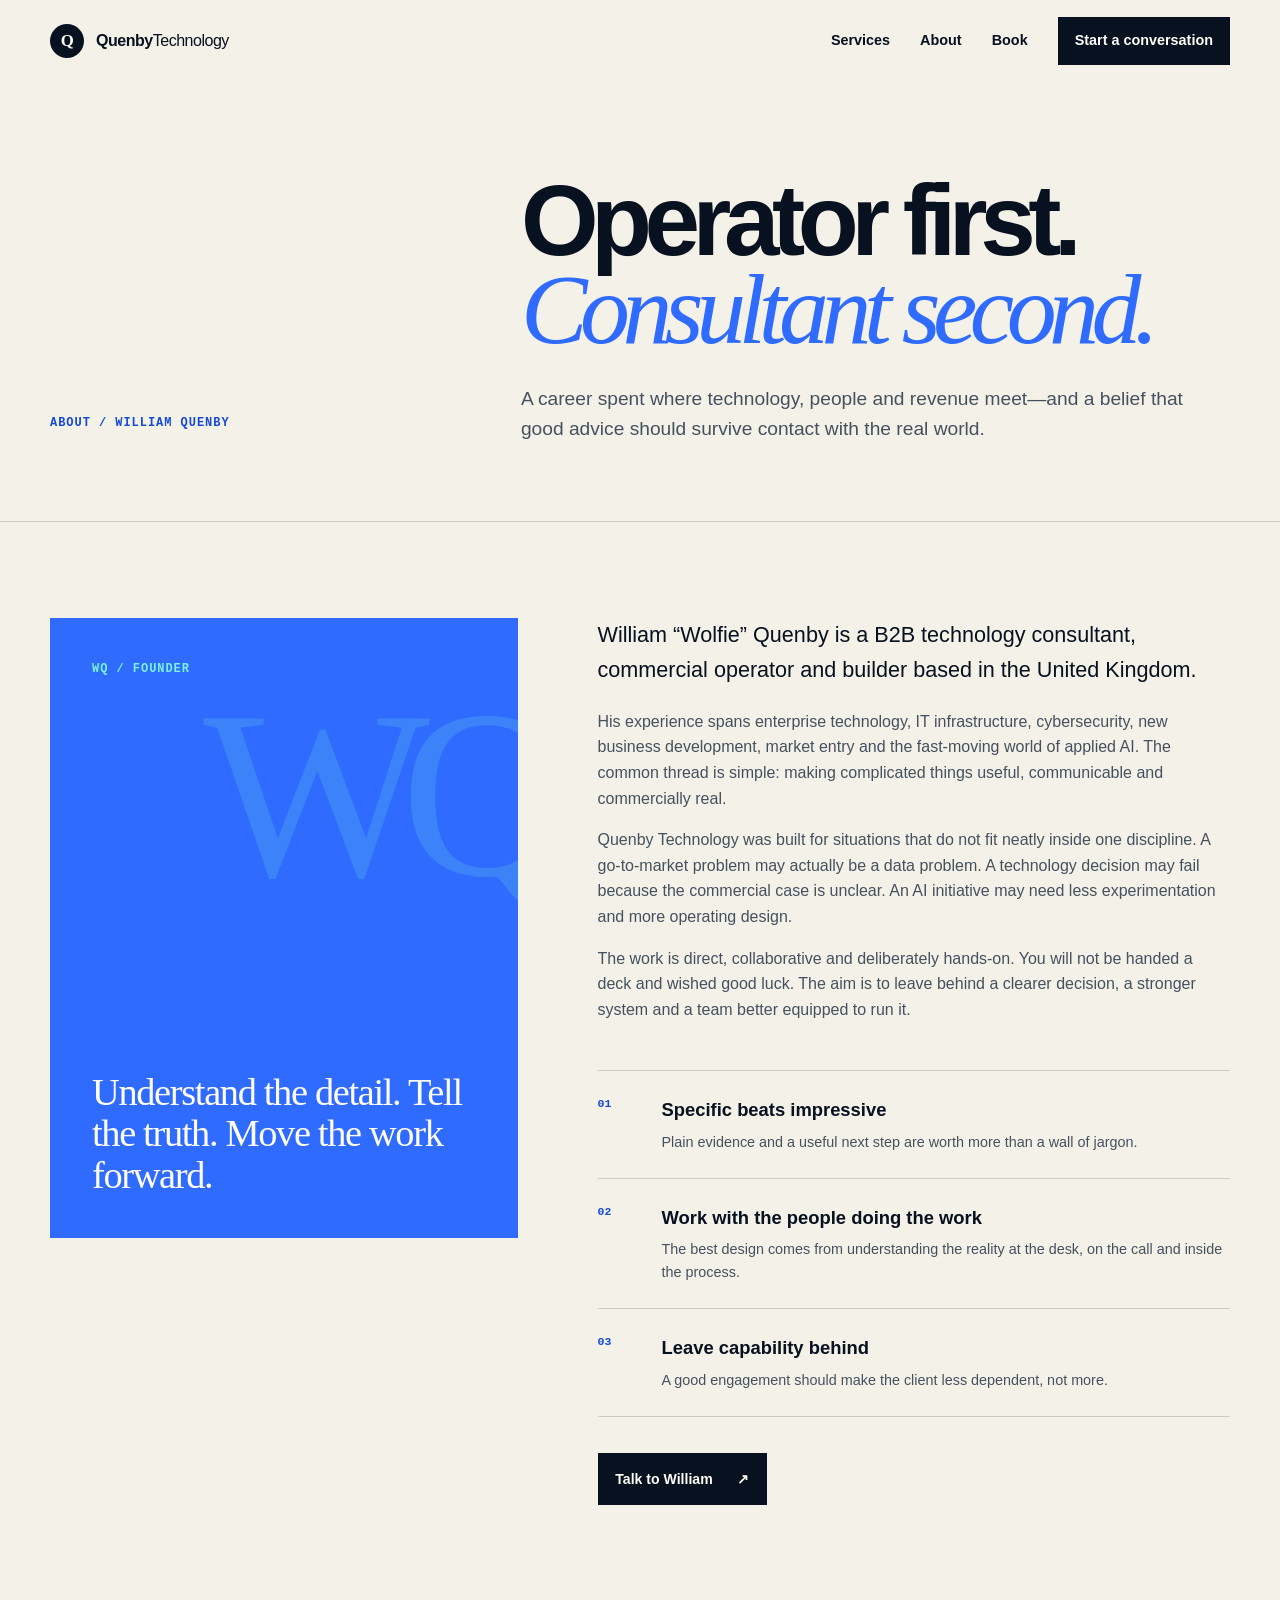
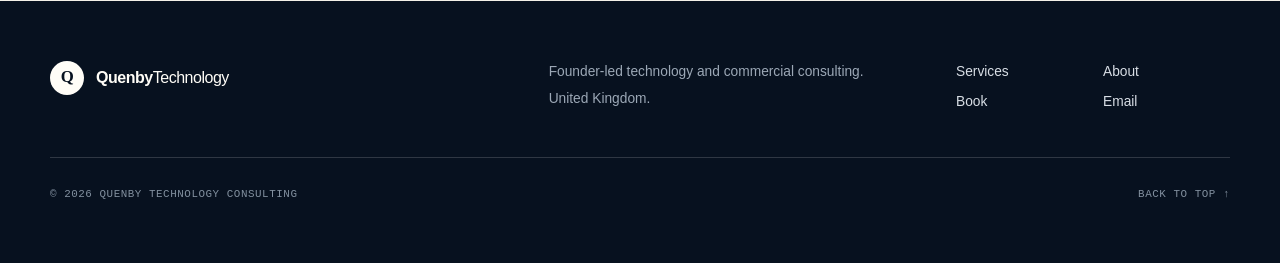
<file: about.html>
<!doctype html>
<html lang="en-GB">
<head>
  <meta charset="utf-8"><meta name="viewport" content="width=device-width, initial-scale=1">
  <title>About — Quenby Technology</title>
  <meta name="description" content="Meet William Quenby, founder of Quenby Technology: a technology consultant, commercial operator and hands-on builder.">
  <meta name="theme-color" content="#07111f"><link rel="canonical" href="https://www.quenbytechnology.co.uk/about.html">
  <link rel="icon" type="image/svg+xml" href="favicon.svg"><link rel="stylesheet" href="style.css">
</head>
<body>
  <a class="skip-link" href="#main">Skip to content</a>
  <header class="site-header" data-header><div class="shell nav-shell"><a class="brand" href="index.html" aria-label="Quenby Technology home"><span class="brand-mark" aria-hidden="true">Q</span><span>Quenby<span class="brand-muted">Technology</span></span></a><button class="menu-toggle" type="button" aria-expanded="false" aria-controls="site-nav" data-menu-toggle><span class="sr-only">Toggle navigation</span><span></span><span></span></button><nav class="site-nav" id="site-nav" aria-label="Primary navigation" data-menu><a href="services.html">Services</a><a href="about.html" aria-current="page">About</a><a href="book.html">Book</a><a class="nav-cta" href="mailto:will@quenbytechnology.co.uk">Start a conversation</a></nav></div></header>
  <main id="main">
    <section class="page-hero"><div class="shell page-hero-grid"><div><p class="page-kicker">About / William Quenby</p></div><div><h1>Operator first.<br><em>Consultant second.</em></h1><p class="page-lede">A career spent where technology, people and revenue meet—and a belief that good advice should survive contact with the real world.</p></div></div></section>
    <section class="content-section shell"><div class="bio-grid"><aside class="bio-visual"><span class="page-kicker" style="color:var(--aqua)">WQ / Founder</span><blockquote>Understand the detail. Tell the truth. Move the work forward.</blockquote></aside><div class="bio-copy"><p>William “Wolfie” Quenby is a B2B technology consultant, commercial operator and builder based in the United Kingdom.</p><p>His experience spans enterprise technology, IT infrastructure, cybersecurity, new business development, market entry and the fast-moving world of applied AI. The common thread is simple: making complicated things useful, communicable and commercially real.</p><p>Quenby Technology was built for situations that do not fit neatly inside one discipline. A go-to-market problem may actually be a data problem. A technology decision may fail because the commercial case is unclear. An AI initiative may need less experimentation and more operating design.</p><p>The work is direct, collaborative and deliberately hands-on. You will not be handed a deck and wished good luck. The aim is to leave behind a clearer decision, a stronger system and a team better equipped to run it.</p><div class="principles"><div class="principle"><span>01</span><div><h3>Specific beats impressive</h3><p>Plain evidence and a useful next step are worth more than a wall of jargon.</p></div></div><div class="principle"><span>02</span><div><h3>Work with the people doing the work</h3><p>The best design comes from understanding the reality at the desk, on the call and inside the process.</p></div></div><div class="principle"><span>03</span><div><h3>Leave capability behind</h3><p>A good engagement should make the client less dependent, not more.</p></div></div></div><a class="button button-primary" href="mailto:will@quenbytechnology.co.uk" style="margin-top:36px">Talk to William <span aria-hidden="true">↗</span></a></div></div></section>
  </main>
  <footer class="site-footer"><div class="shell footer-grid"><div><a class="brand footer-brand" href="index.html"><span class="brand-mark">Q</span><span>Quenby<span class="brand-muted">Technology</span></span></a></div><div><p>Founder-led technology and commercial consulting.</p><p>United Kingdom.</p></div><div class="footer-links"><a href="services.html">Services</a><a href="about.html">About</a><a href="book.html">Book</a><a href="mailto:will@quenbytechnology.co.uk">Email</a></div><div class="footer-meta"><span>© <span data-year>2026</span> Quenby Technology Consulting</span><a href="#main">Back to top ↑</a></div></div></footer>
  <script src="script.js" defer></script>
</body></html>
</file>
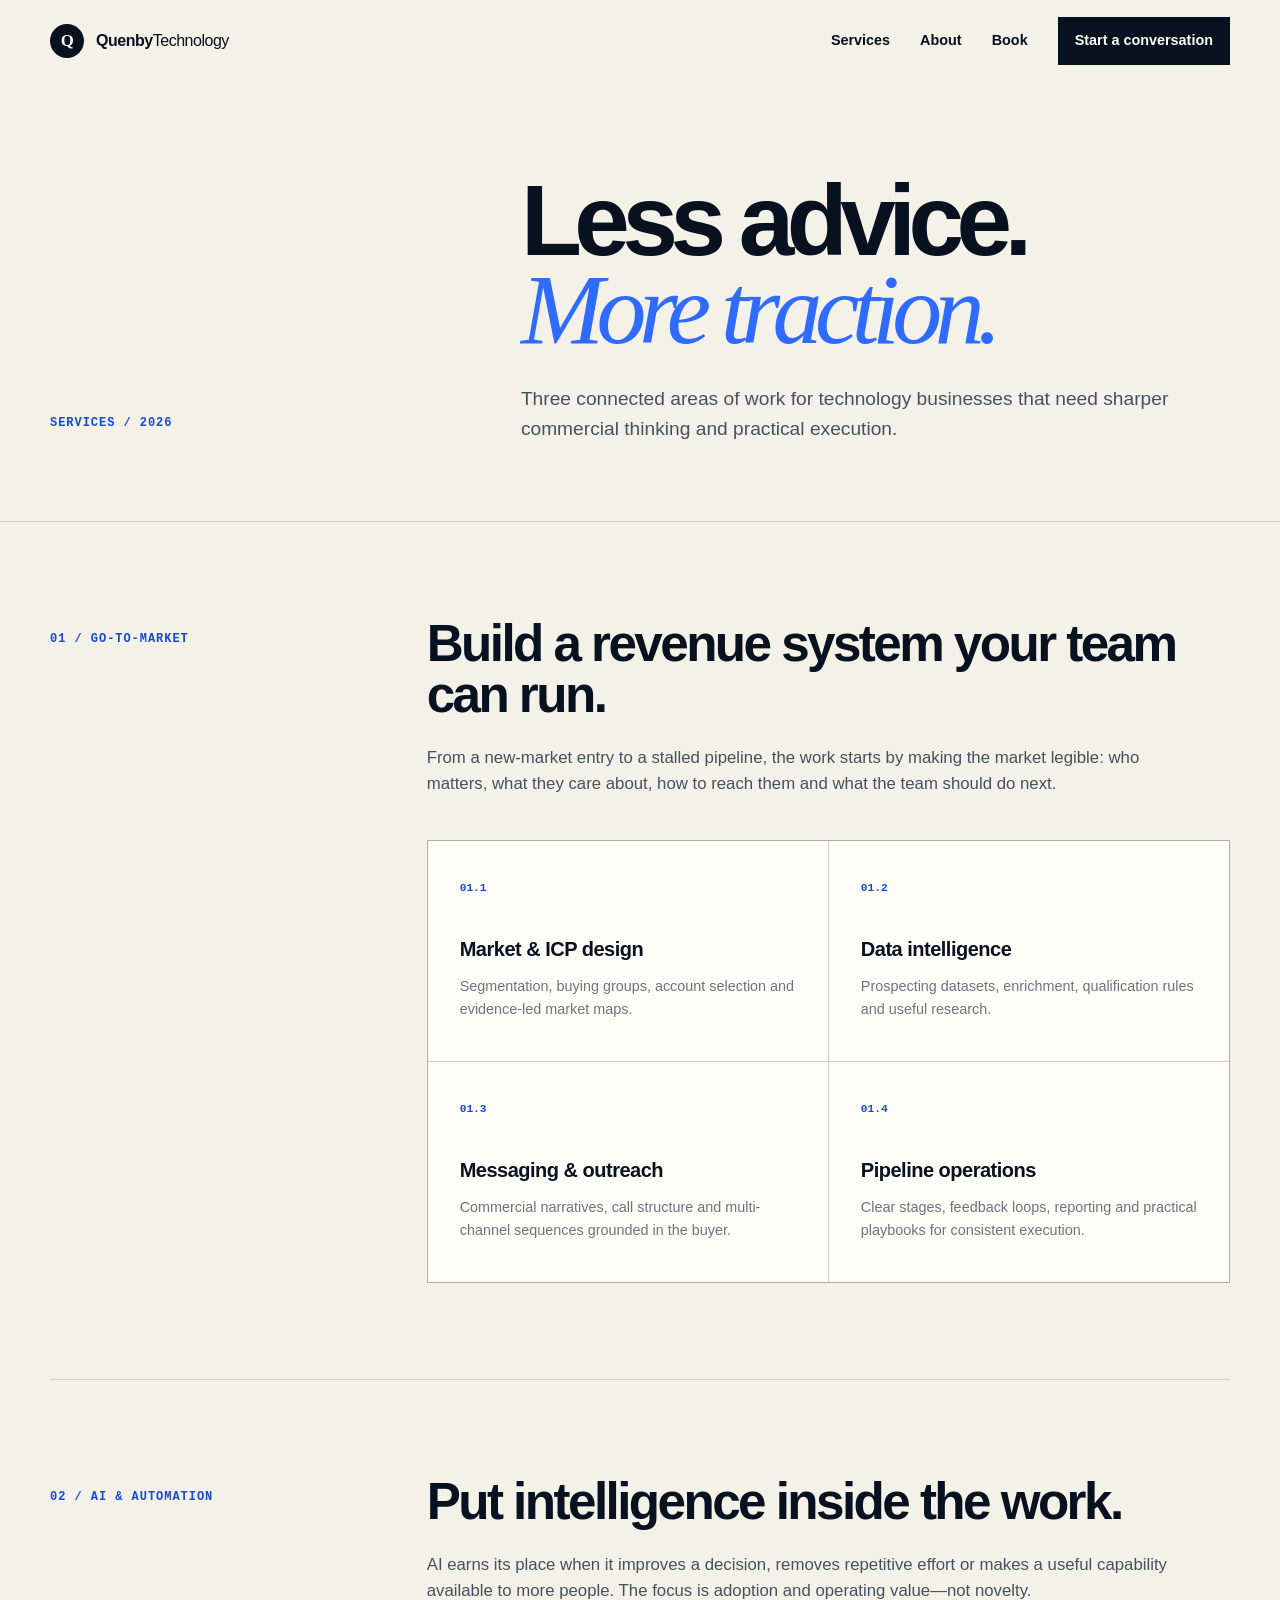
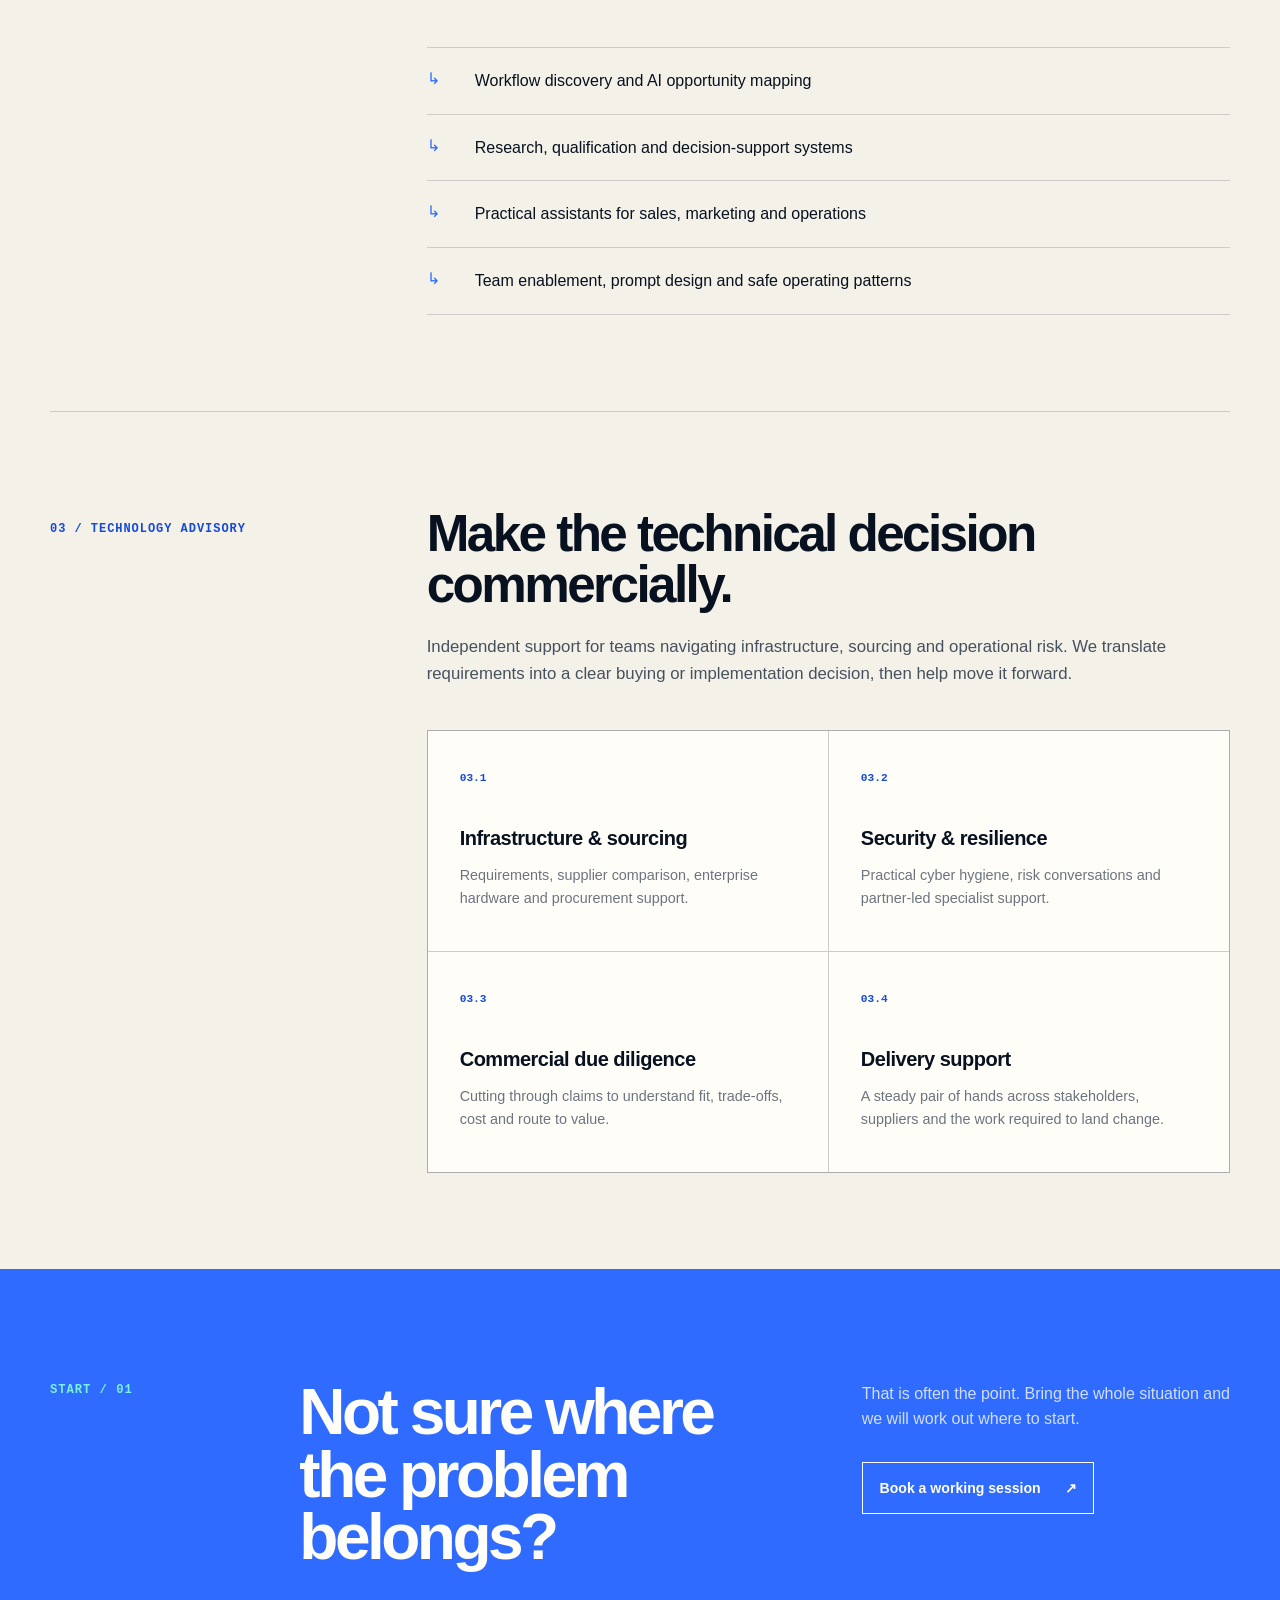
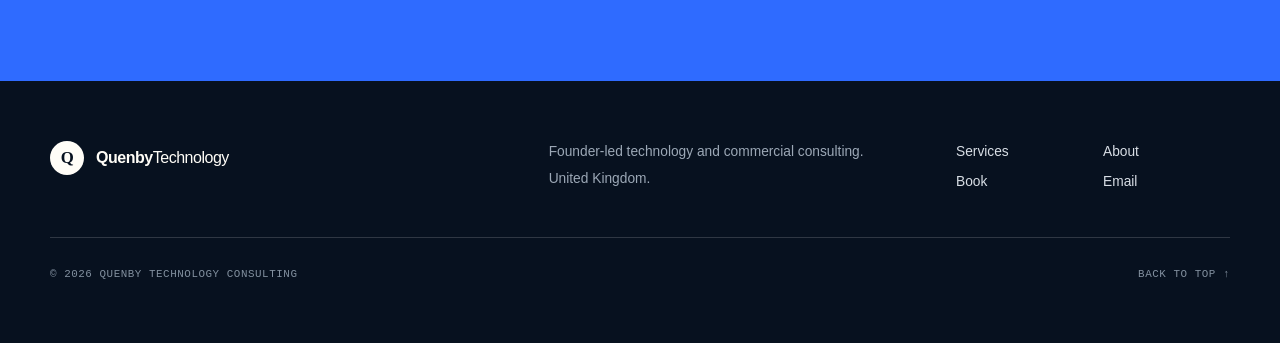
<file: ai.html>
<!doctype html><html lang="en-GB"><head><meta charset="utf-8"><meta name="viewport" content="width=device-width, initial-scale=1"><title>AI &amp; automation — Quenby Technology</title><link rel="canonical" href="https://www.quenbytechnology.co.uk/services.html#ai"><meta http-equiv="refresh" content="0; url=services.html#ai"></head><body><p><a href="services.html#ai">Explore AI &amp; automation →</a></p></body></html>
</file>
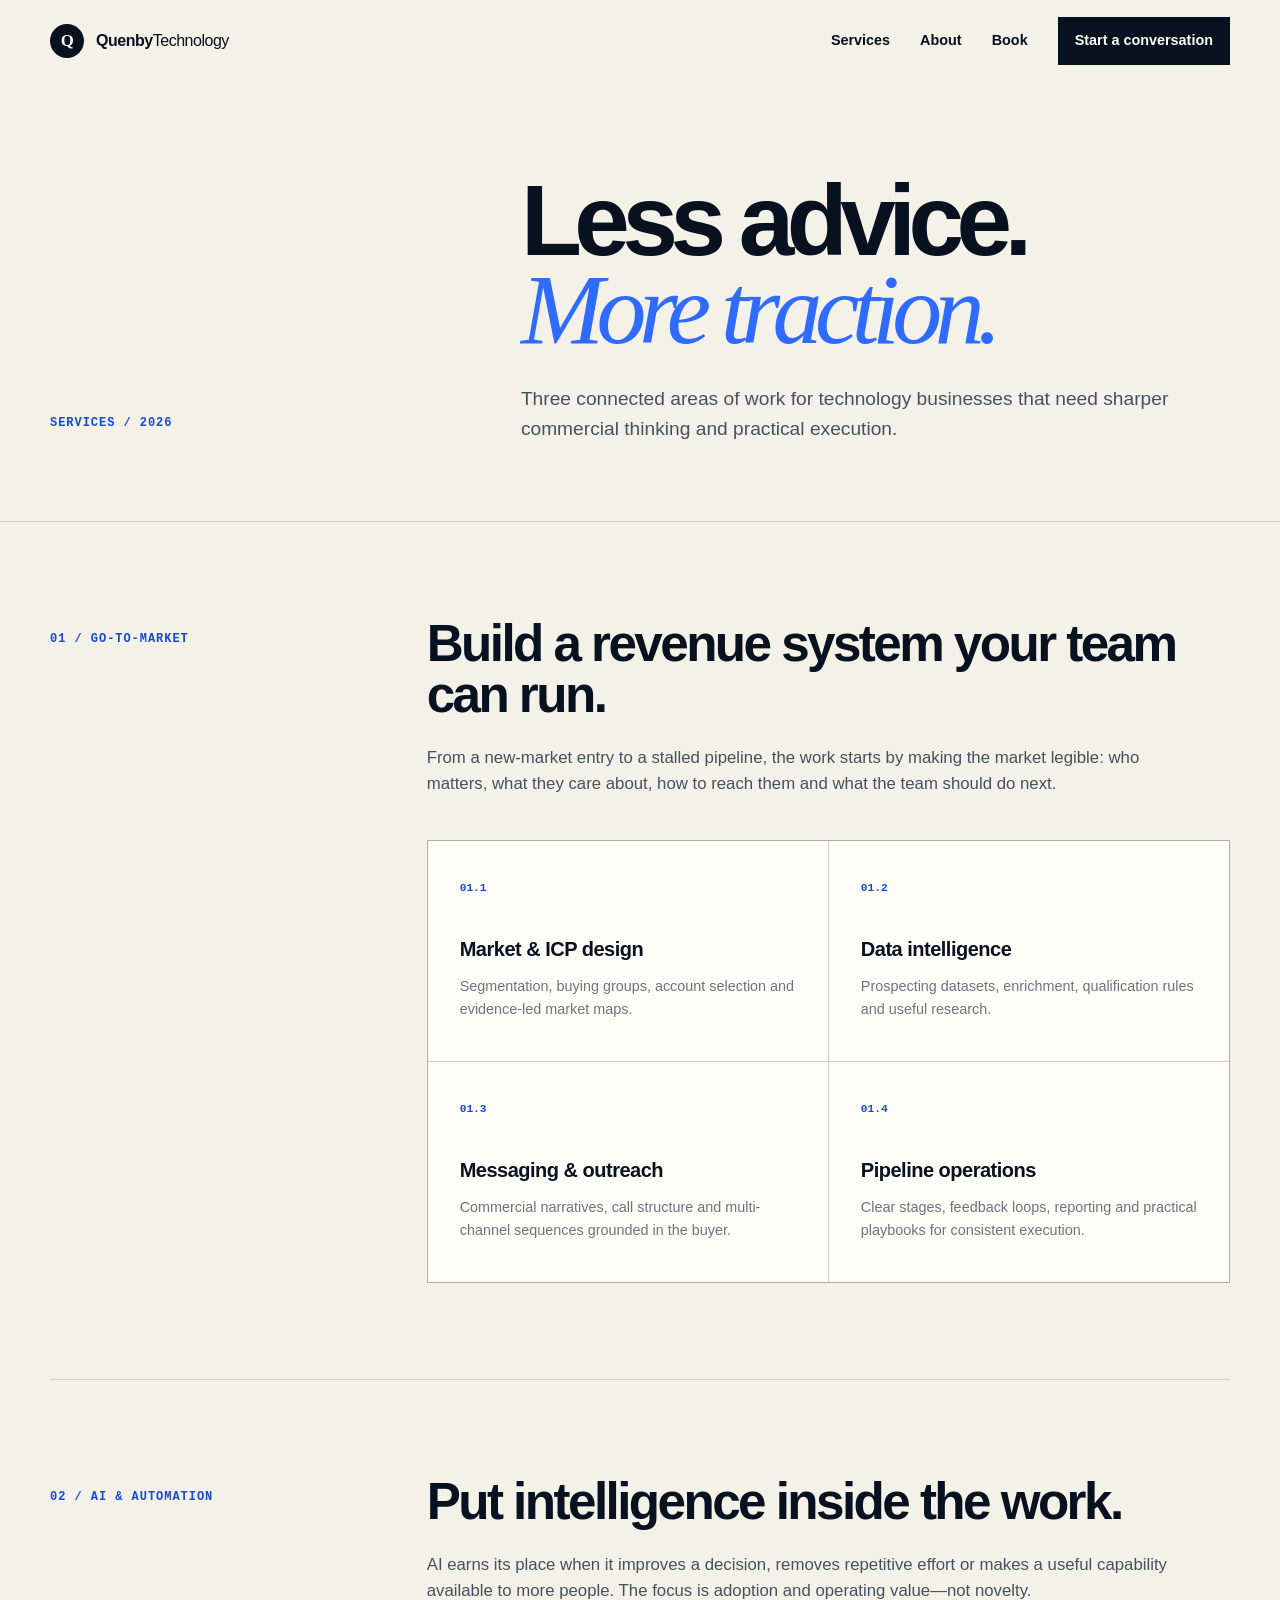
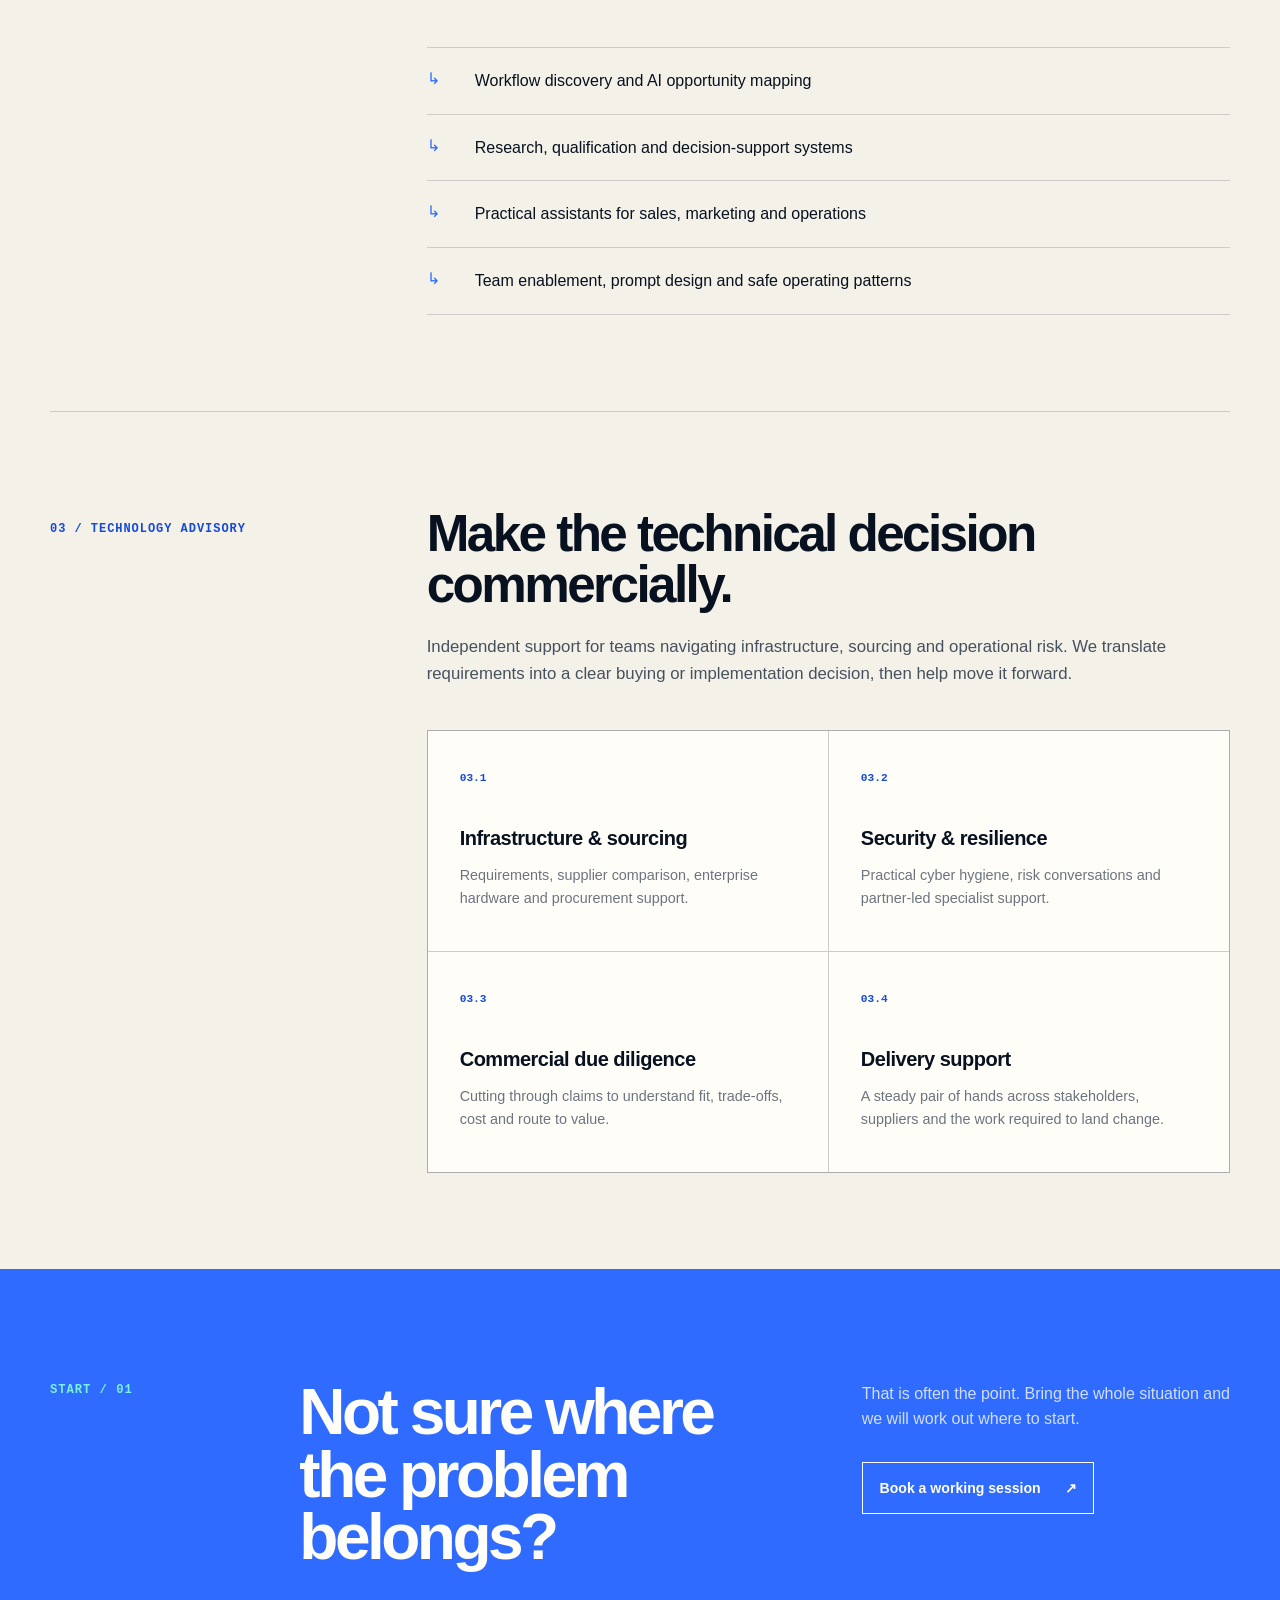
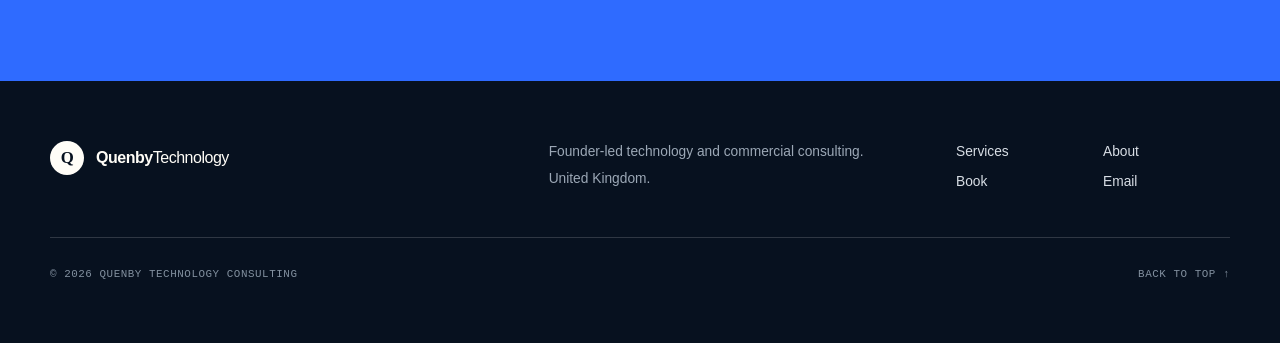
<file: appointment.html>
<!doctype html><html lang="en-GB"><head><meta charset="utf-8"><meta name="viewport" content="width=device-width, initial-scale=1"><title>Go-to-market systems — Quenby Technology</title><link rel="canonical" href="https://www.quenbytechnology.co.uk/services.html#growth"><meta http-equiv="refresh" content="0; url=services.html#growth"></head><body><p><a href="services.html#growth">Explore go-to-market systems →</a></p></body></html>
</file>
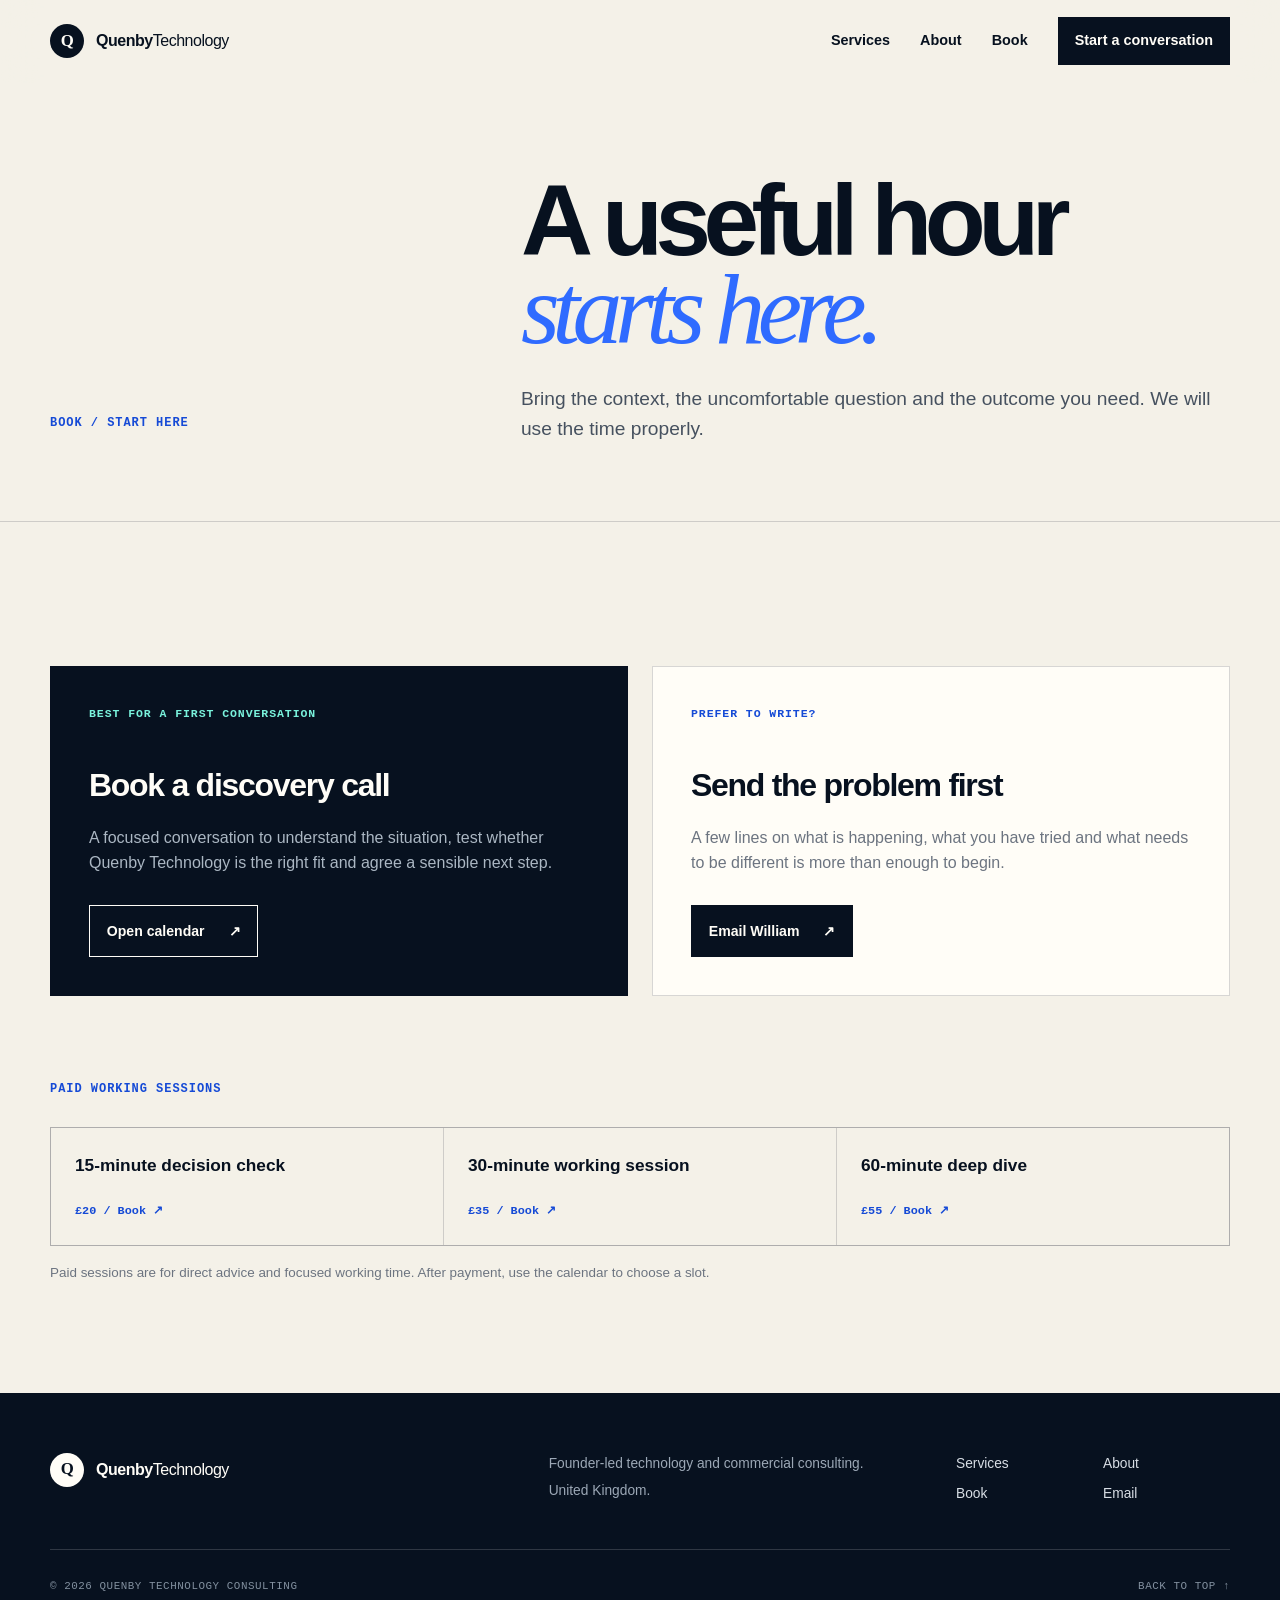
<file: book.html>
<!doctype html>
<html lang="en-GB">
<head>
  <meta charset="utf-8"><meta name="viewport" content="width=device-width, initial-scale=1">
  <title>Book — Quenby Technology</title>
  <meta name="description" content="Book time with William Quenby or start a conversation about technology, AI, go-to-market and commercial execution.">
  <meta name="theme-color" content="#07111f"><link rel="canonical" href="https://www.quenbytechnology.co.uk/book.html">
  <link rel="icon" type="image/svg+xml" href="favicon.svg"><link rel="stylesheet" href="style.css">
</head>
<body>
  <a class="skip-link" href="#main">Skip to content</a>
  <header class="site-header" data-header><div class="shell nav-shell"><a class="brand" href="index.html" aria-label="Quenby Technology home"><span class="brand-mark" aria-hidden="true">Q</span><span>Quenby<span class="brand-muted">Technology</span></span></a><button class="menu-toggle" type="button" aria-expanded="false" aria-controls="site-nav" data-menu-toggle><span class="sr-only">Toggle navigation</span><span></span><span></span></button><nav class="site-nav" id="site-nav" aria-label="Primary navigation" data-menu><a href="services.html">Services</a><a href="about.html">About</a><a href="book.html" aria-current="page">Book</a><a class="nav-cta" href="mailto:will@quenbytechnology.co.uk">Start a conversation</a></nav></div></header>
  <main id="main">
    <section class="page-hero"><div class="shell page-hero-grid"><div><p class="page-kicker">Book / Start here</p></div><div><h1>A useful hour<br><em>starts here.</em></h1><p class="page-lede">Bring the context, the uncomfortable question and the outcome you need. We will use the time properly.</p></div></div></section>
    <section class="content-section shell"><div class="booking-grid"><article class="booking-card featured"><span class="card-label">Best for a first conversation</span><h2>Book a discovery call</h2><p>A focused conversation to understand the situation, test whether Quenby Technology is the right fit and agree a sensible next step.</p><a class="button button-light" href="https://cal.com/willquenbyqtc" rel="noopener" target="_blank">Open calendar <span aria-hidden="true">↗</span></a></article><article class="booking-card"><span class="card-label">Prefer to write?</span><h2>Send the problem first</h2><p>A few lines on what is happening, what you have tried and what needs to be different is more than enough to begin.</p><a class="button button-primary" href="mailto:will@quenbytechnology.co.uk?subject=Quenby%20Technology%20enquiry">Email William <span aria-hidden="true">↗</span></a></article></div><div style="margin-top:84px"><p class="content-label">Paid working sessions</p><div class="session-list"><a class="session-link" href="https://buy.stripe.com/bIY8Az4b3g3Ych27ss" rel="noopener" target="_blank"><strong>15-minute decision check</strong><span>£20 / Book ↗</span></a><a class="session-link" href="https://buy.stripe.com/dR6eYX5f75pk0yk001" rel="noopener" target="_blank"><strong>30-minute working session</strong><span>£35 / Book ↗</span></a><a class="session-link" href="https://buy.stripe.com/28o1878rjg3Y4OAcMO" rel="noopener" target="_blank"><strong>60-minute deep dive</strong><span>£55 / Book ↗</span></a></div><p style="color:var(--muted);font-size:.84rem;margin-top:16px">Paid sessions are for direct advice and focused working time. After payment, use the calendar to choose a slot.</p></div></section>
  </main>
  <footer class="site-footer"><div class="shell footer-grid"><div><a class="brand footer-brand" href="index.html"><span class="brand-mark">Q</span><span>Quenby<span class="brand-muted">Technology</span></span></a></div><div><p>Founder-led technology and commercial consulting.</p><p>United Kingdom.</p></div><div class="footer-links"><a href="services.html">Services</a><a href="about.html">About</a><a href="book.html">Book</a><a href="mailto:will@quenbytechnology.co.uk">Email</a></div><div class="footer-meta"><span>© <span data-year>2026</span> Quenby Technology Consulting</span><a href="#main">Back to top ↑</a></div></div></footer>
  <script src="script.js" defer></script>
</body></html>
</file>
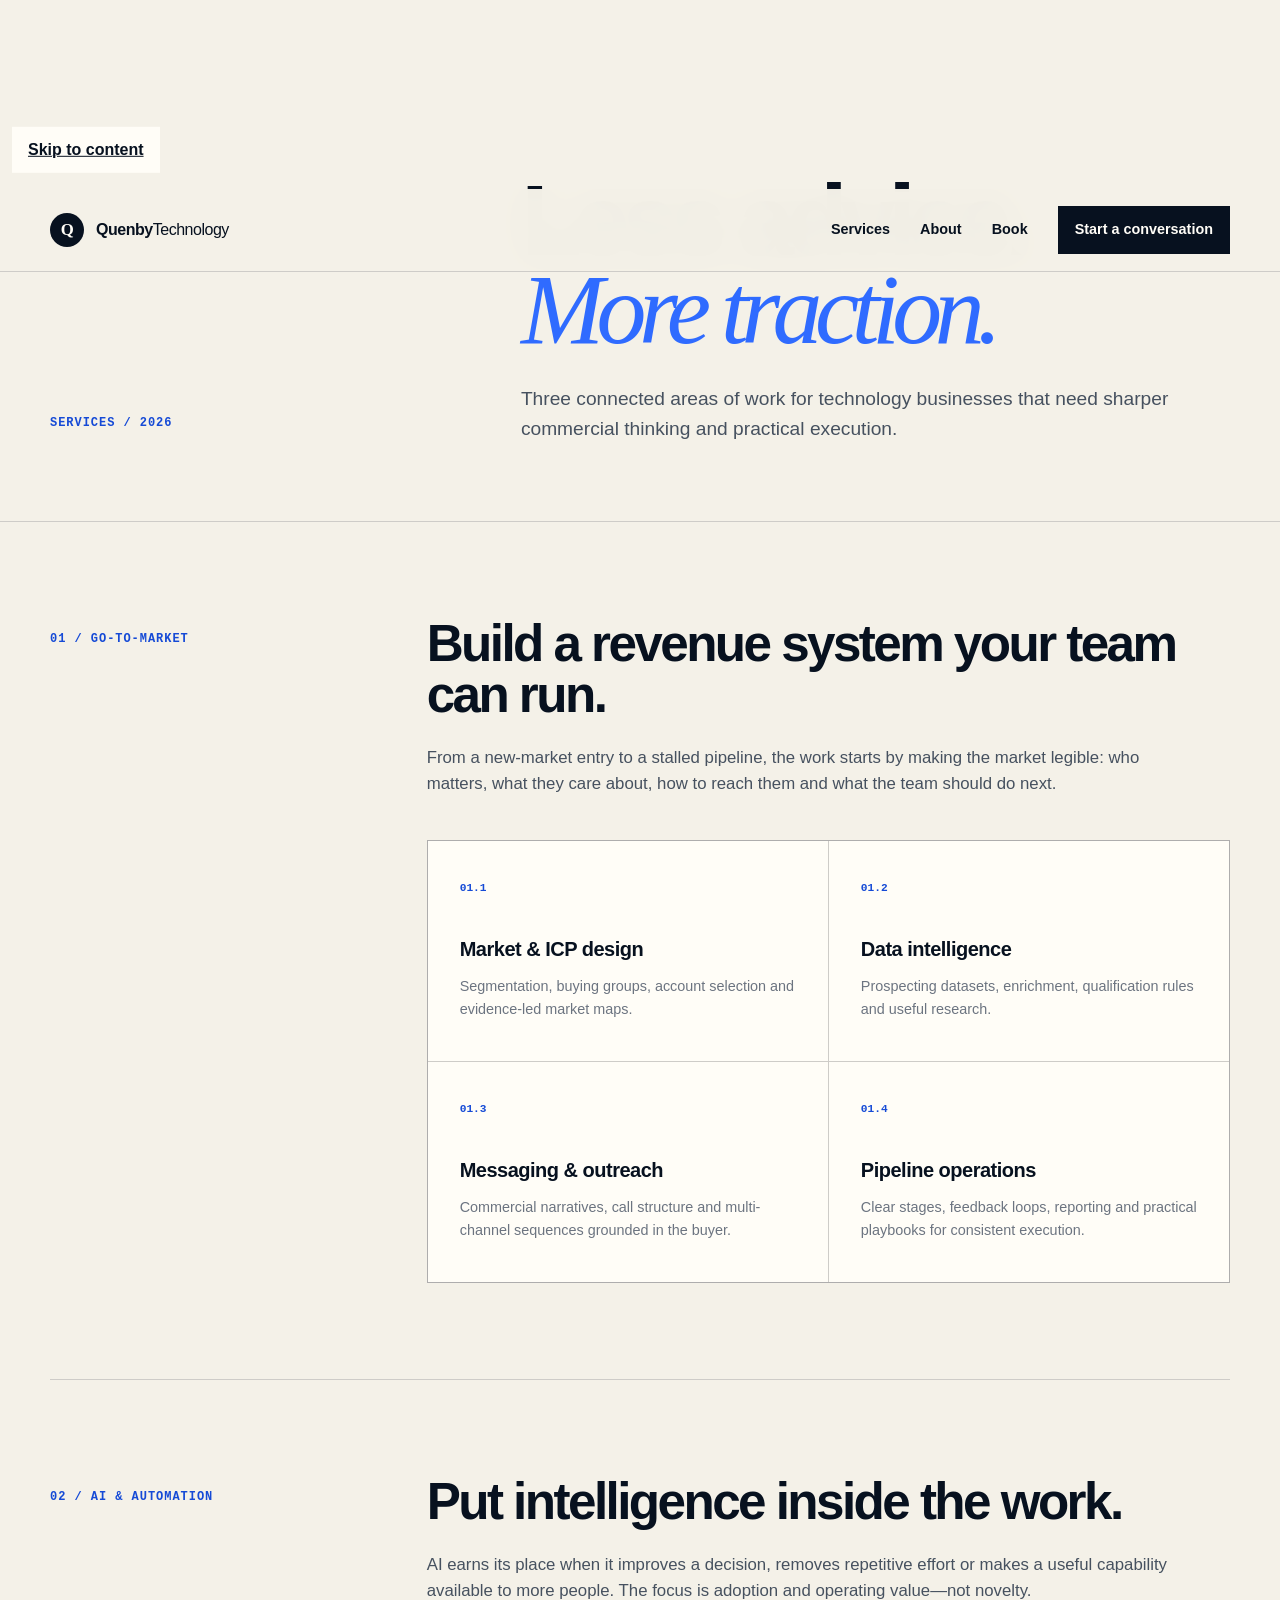
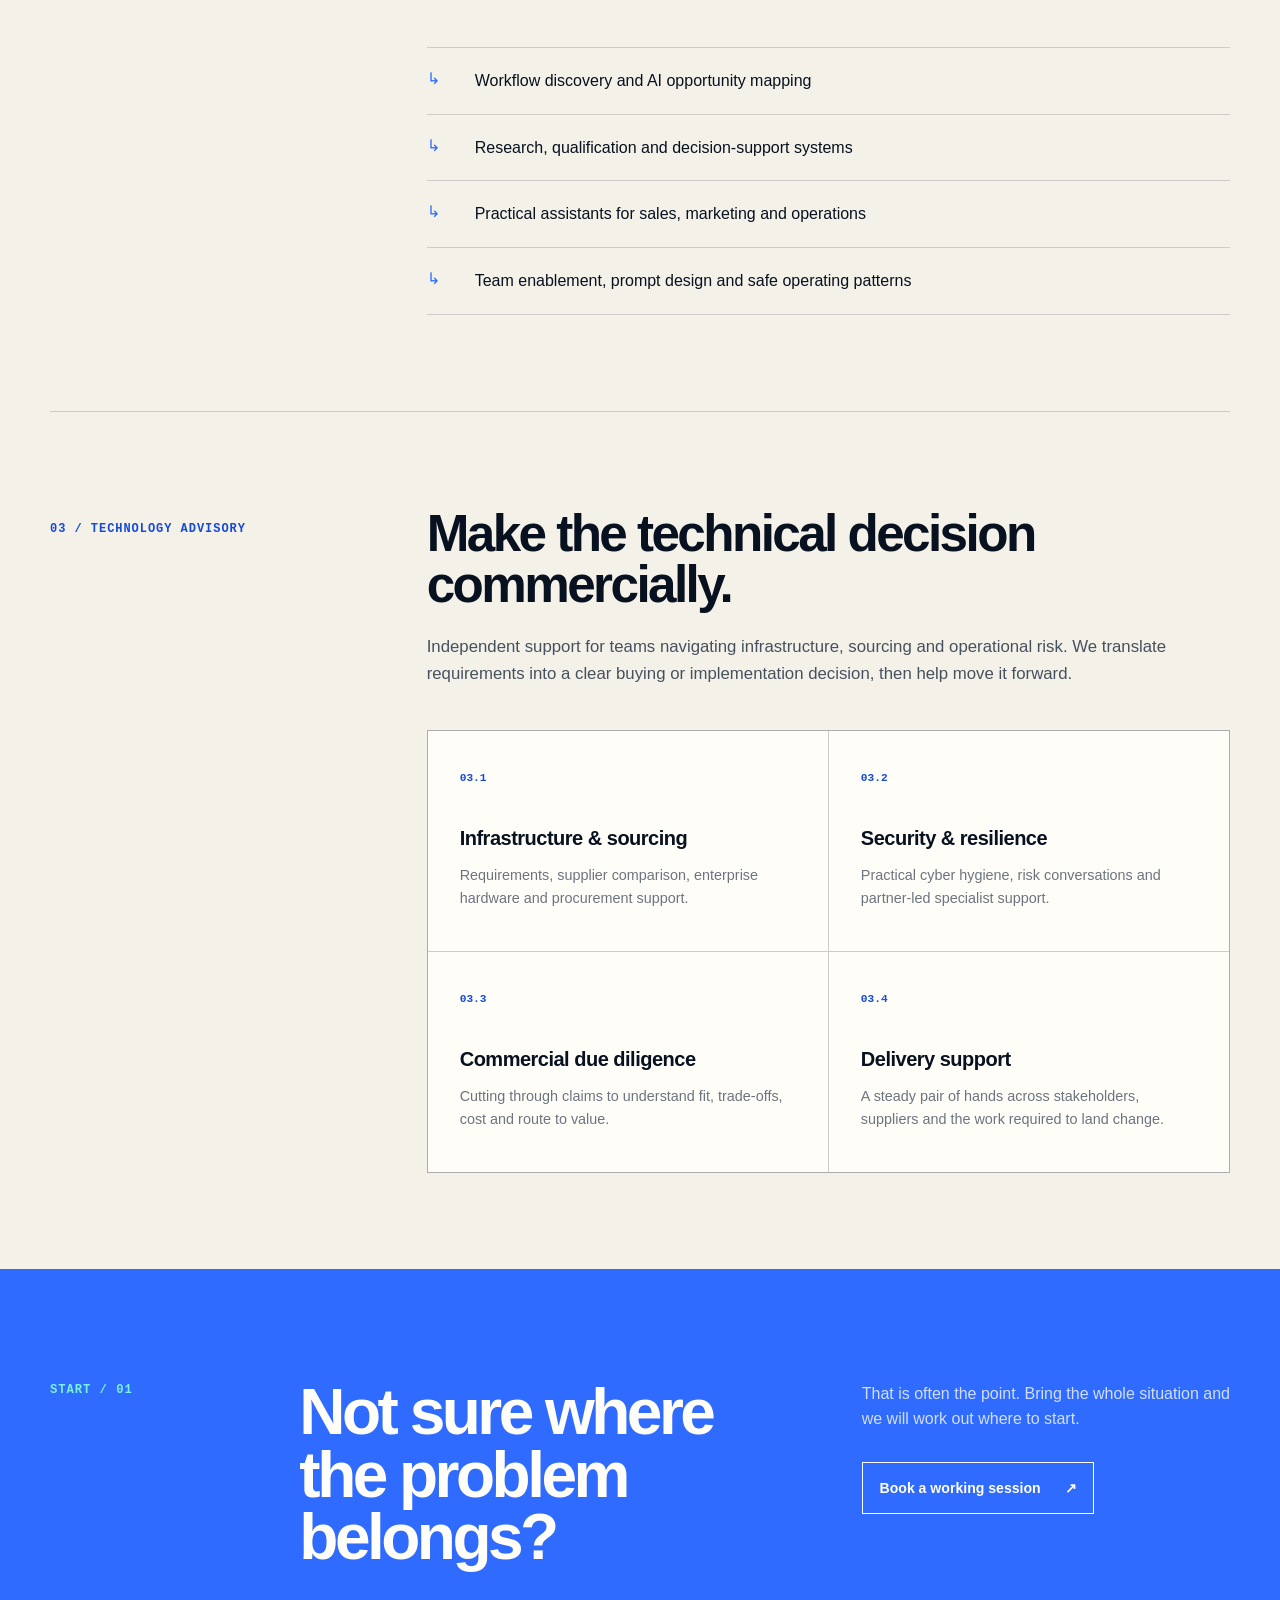
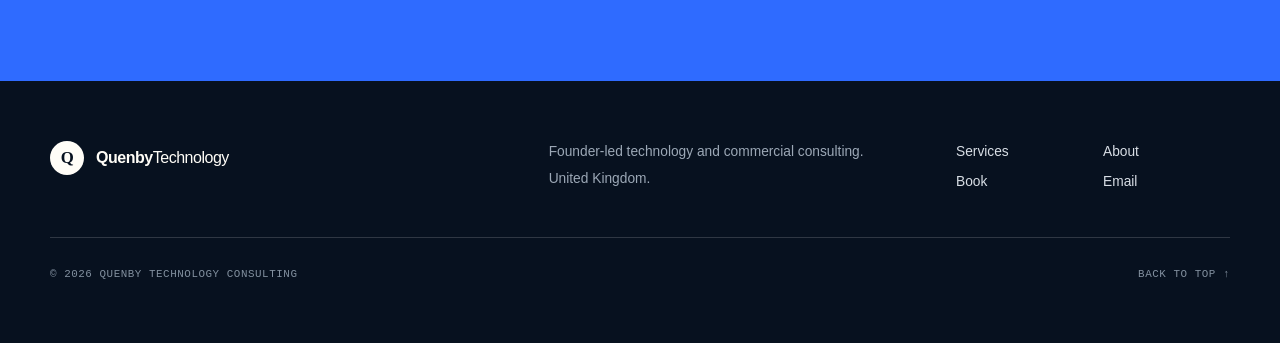
<file: cisco.html>
<!doctype html><html lang="en-GB"><head><meta charset="utf-8"><meta name="viewport" content="width=device-width, initial-scale=1"><title>Technology advisory — Quenby Technology</title><link rel="canonical" href="https://www.quenbytechnology.co.uk/services.html#technology"><meta http-equiv="refresh" content="0; url=services.html#technology"></head><body><p><a href="services.html#technology">Explore technology advisory →</a></p></body></html>
</file>
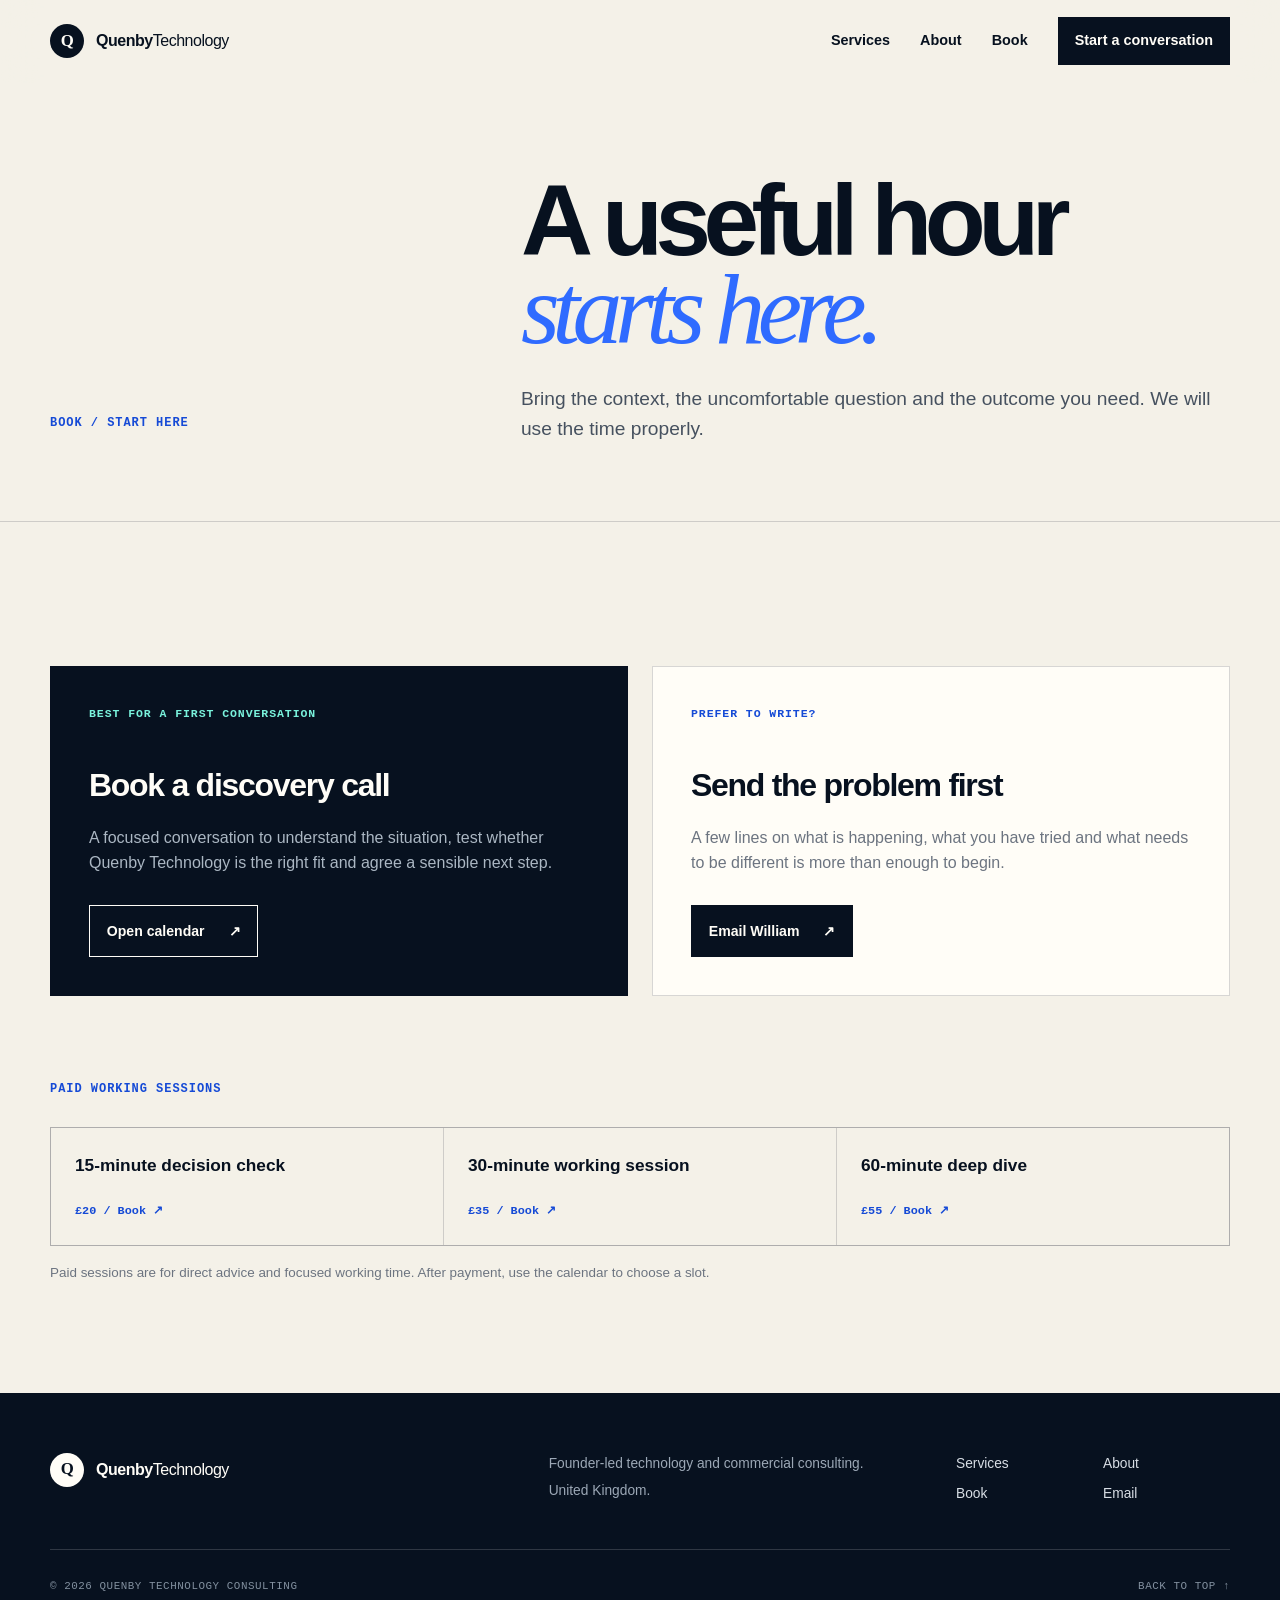
<file: consult.html>
<!doctype html><html lang="en-GB"><head><meta charset="utf-8"><meta name="viewport" content="width=device-width, initial-scale=1"><title>Book — Quenby Technology</title><meta name="description" content="Book a working session with Quenby Technology."><link rel="canonical" href="https://www.quenbytechnology.co.uk/book.html"><meta http-equiv="refresh" content="0; url=book.html"><link rel="stylesheet" href="style.css"><link rel="icon" type="image/svg+xml" href="favicon.svg"></head><body><main class="content-section shell"><p class="page-kicker">Quenby Technology</p><h1>Continue to booking.</h1><p><a class="button button-primary" href="book.html">Open booking page →</a></p></main></body></html>
</file>
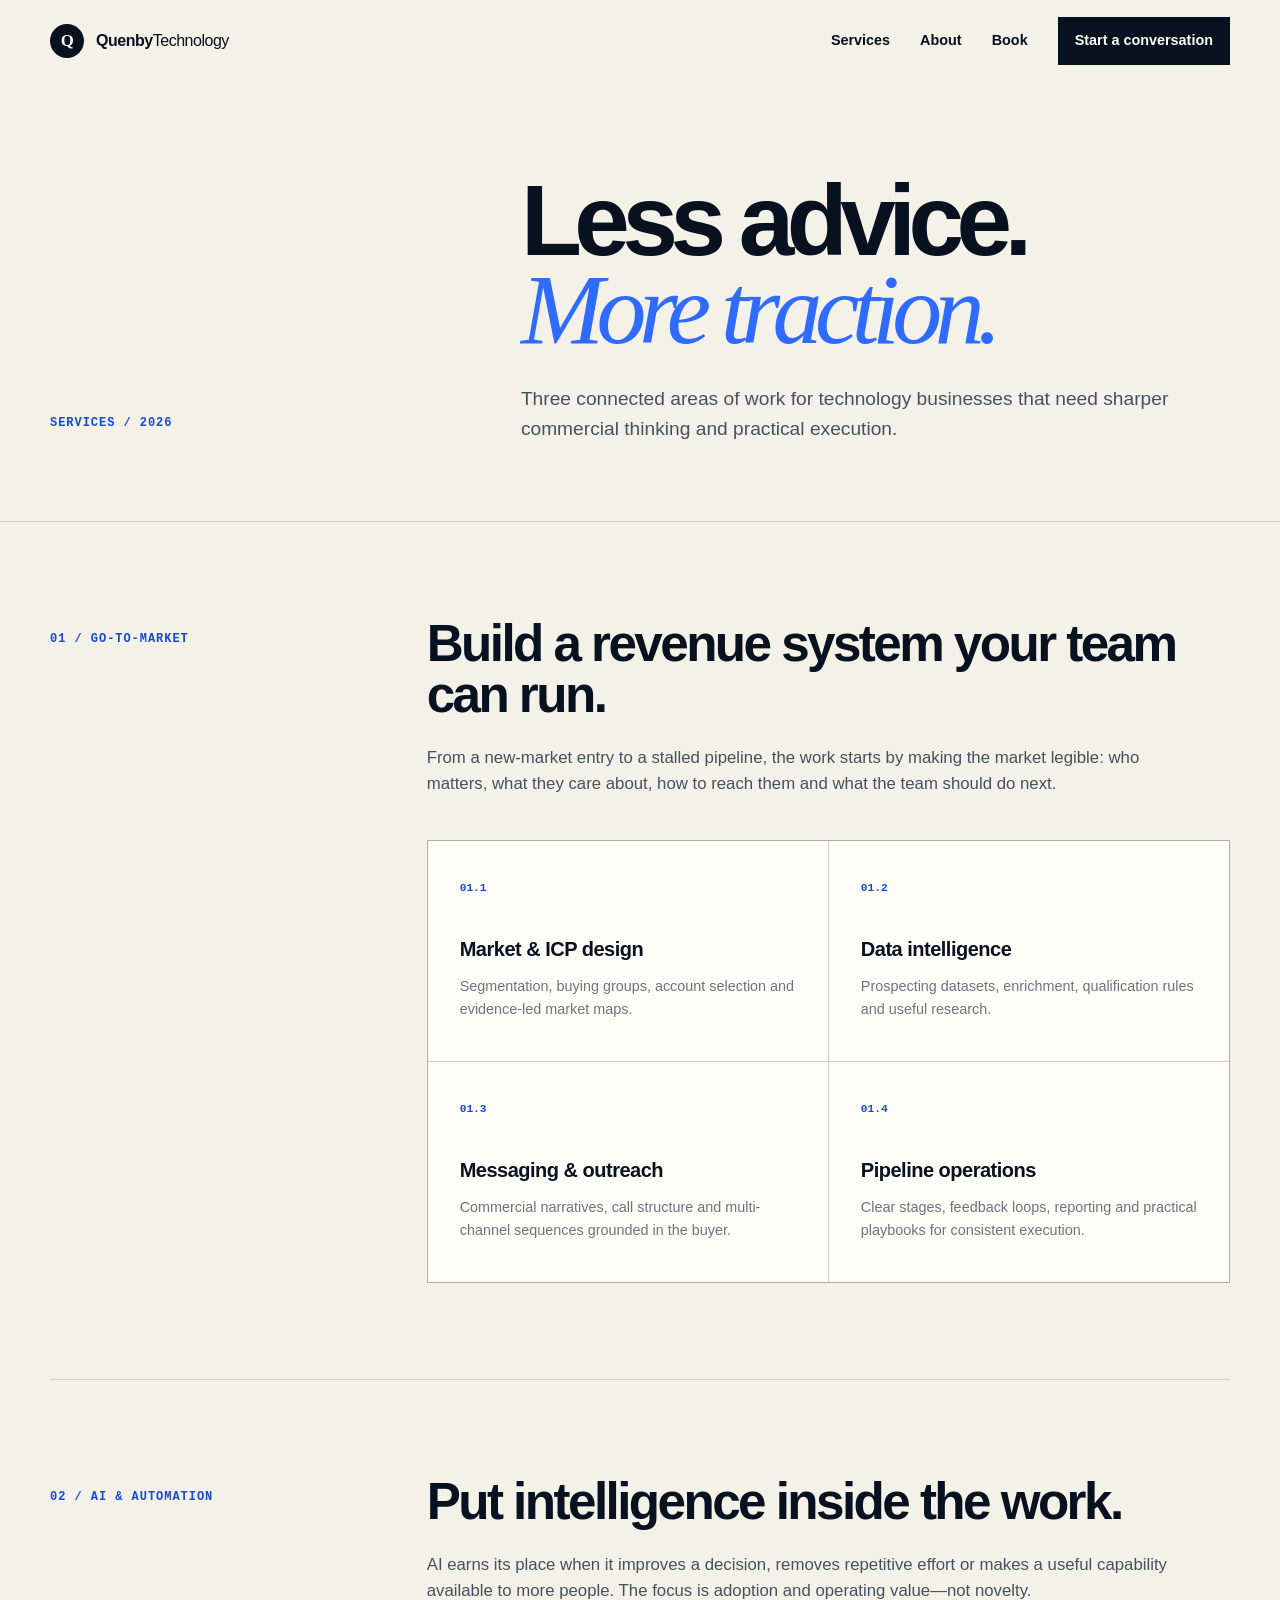
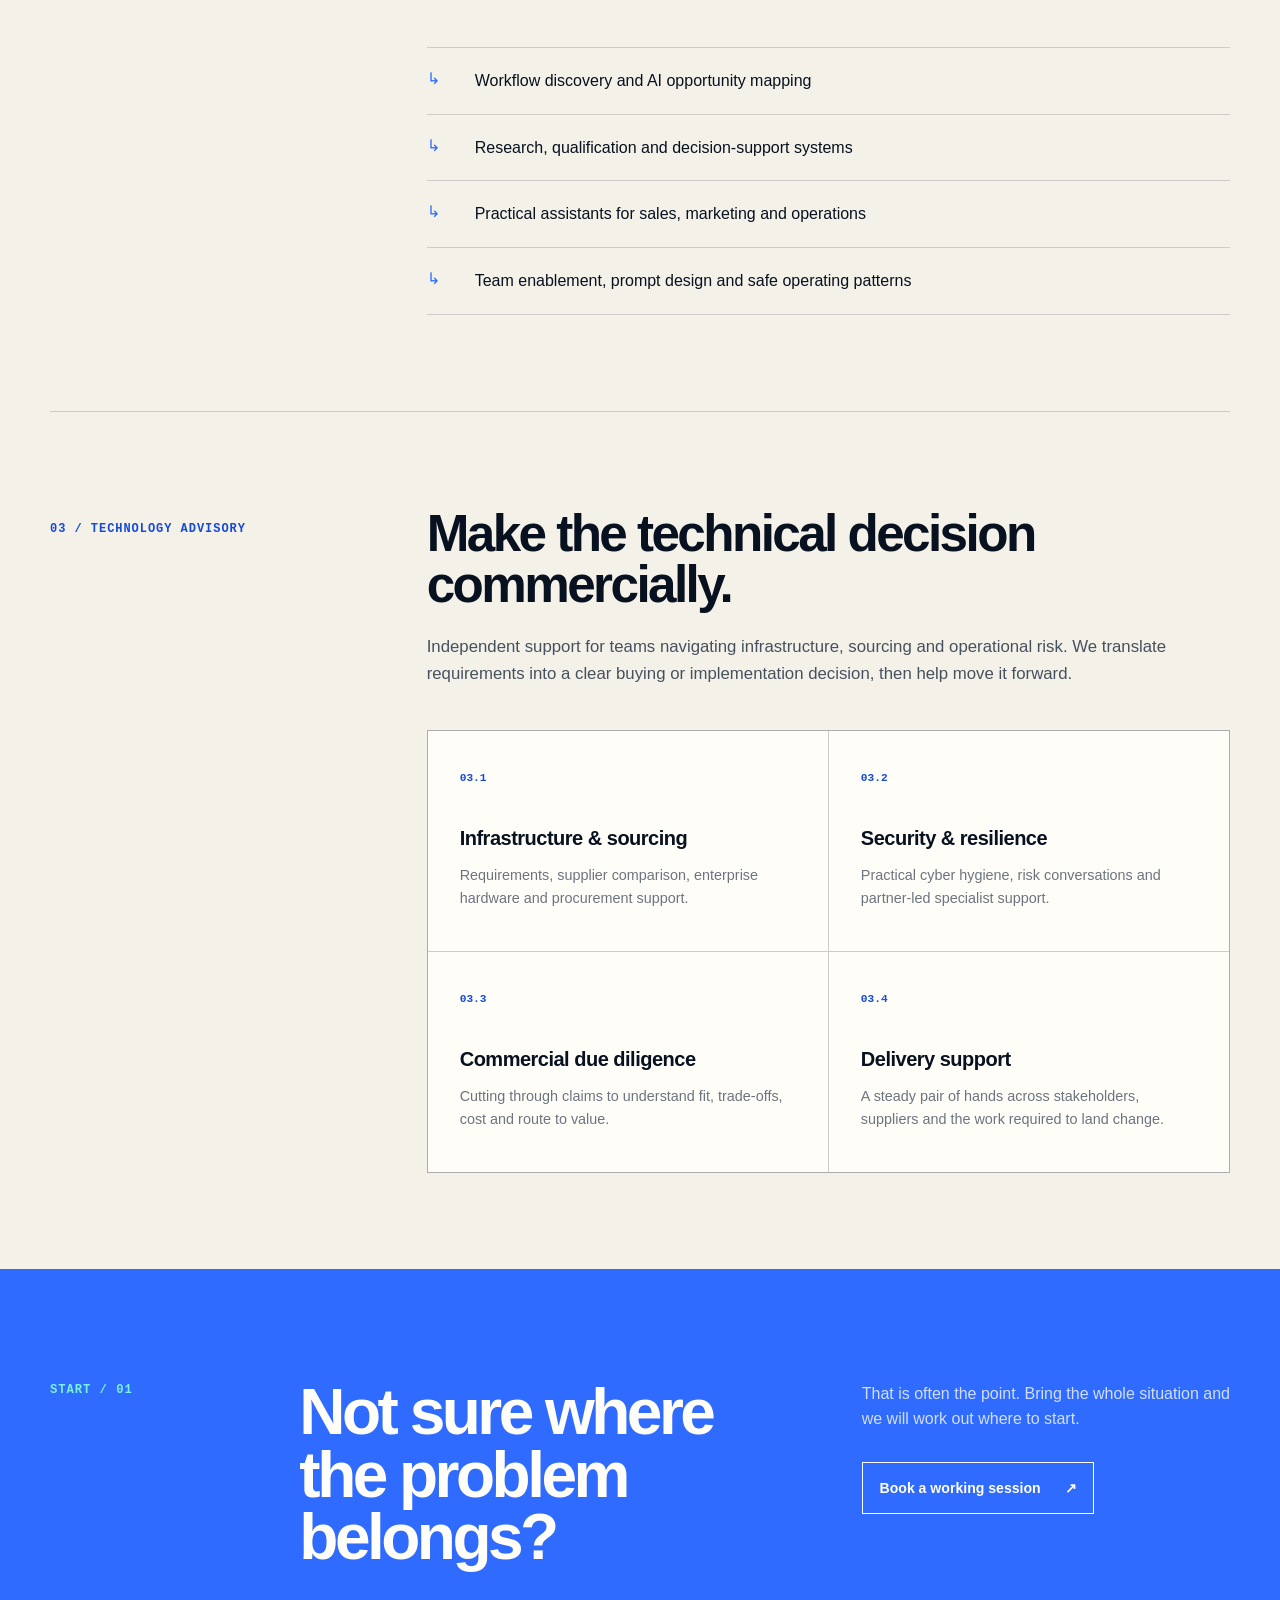
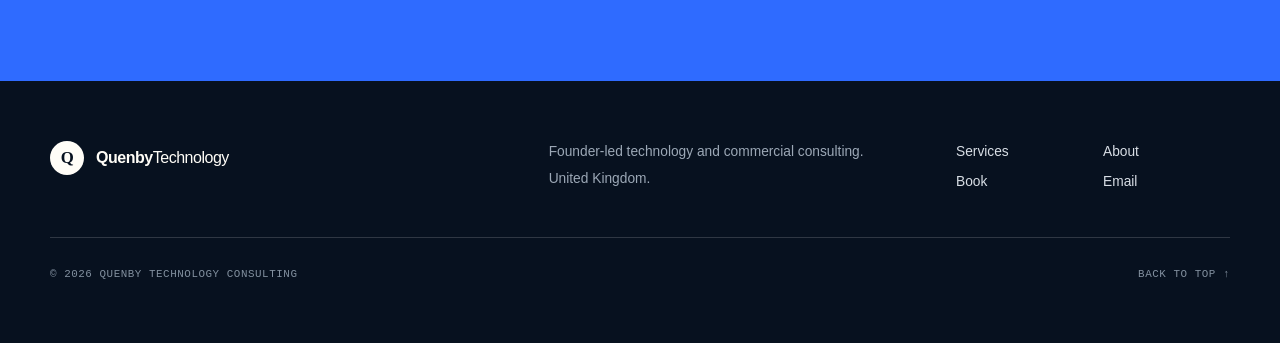
<file: crypto.html>
<!doctype html><html lang="en-GB"><head><meta charset="utf-8"><meta name="viewport" content="width=device-width, initial-scale=1"><title>Services — Quenby Technology</title><link rel="canonical" href="https://www.quenbytechnology.co.uk/services.html"><meta http-equiv="refresh" content="0; url=services.html"></head><body><p><a href="services.html">Explore Quenby Technology services →</a></p></body></html>
</file>
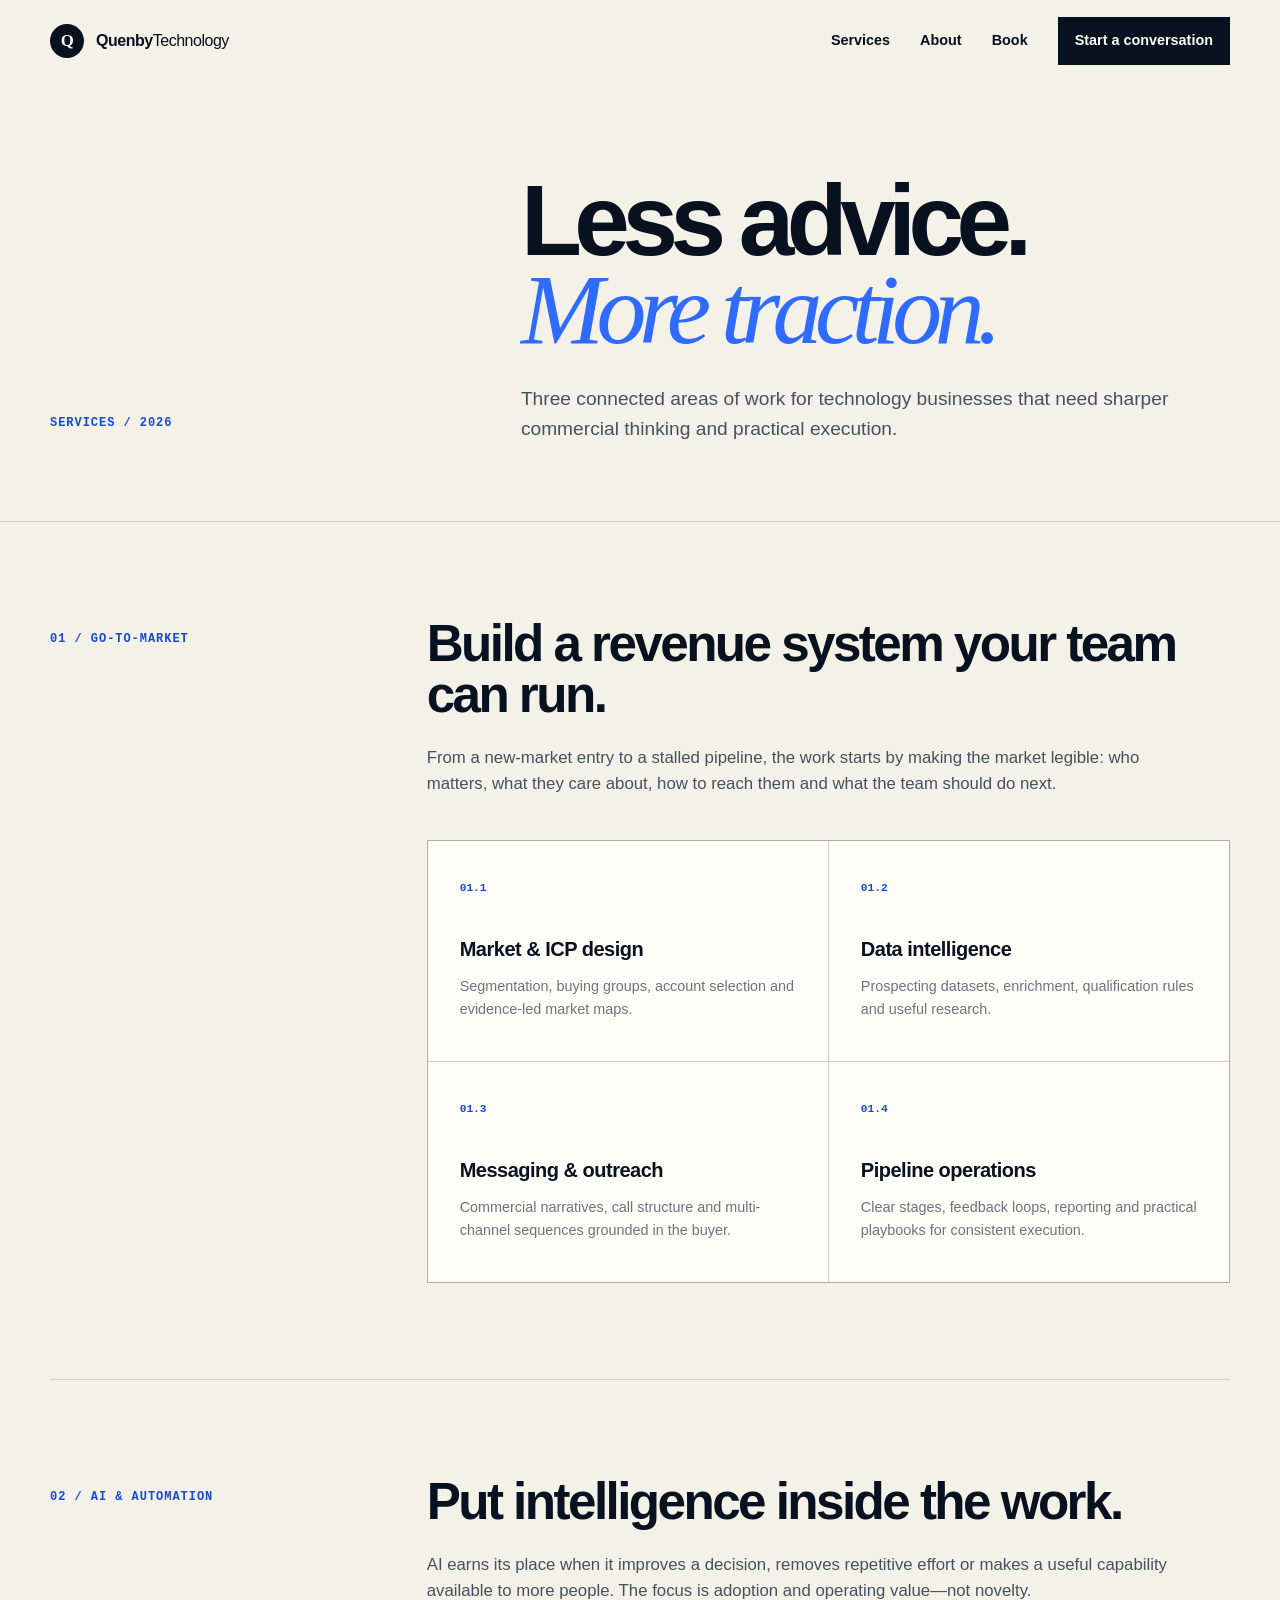
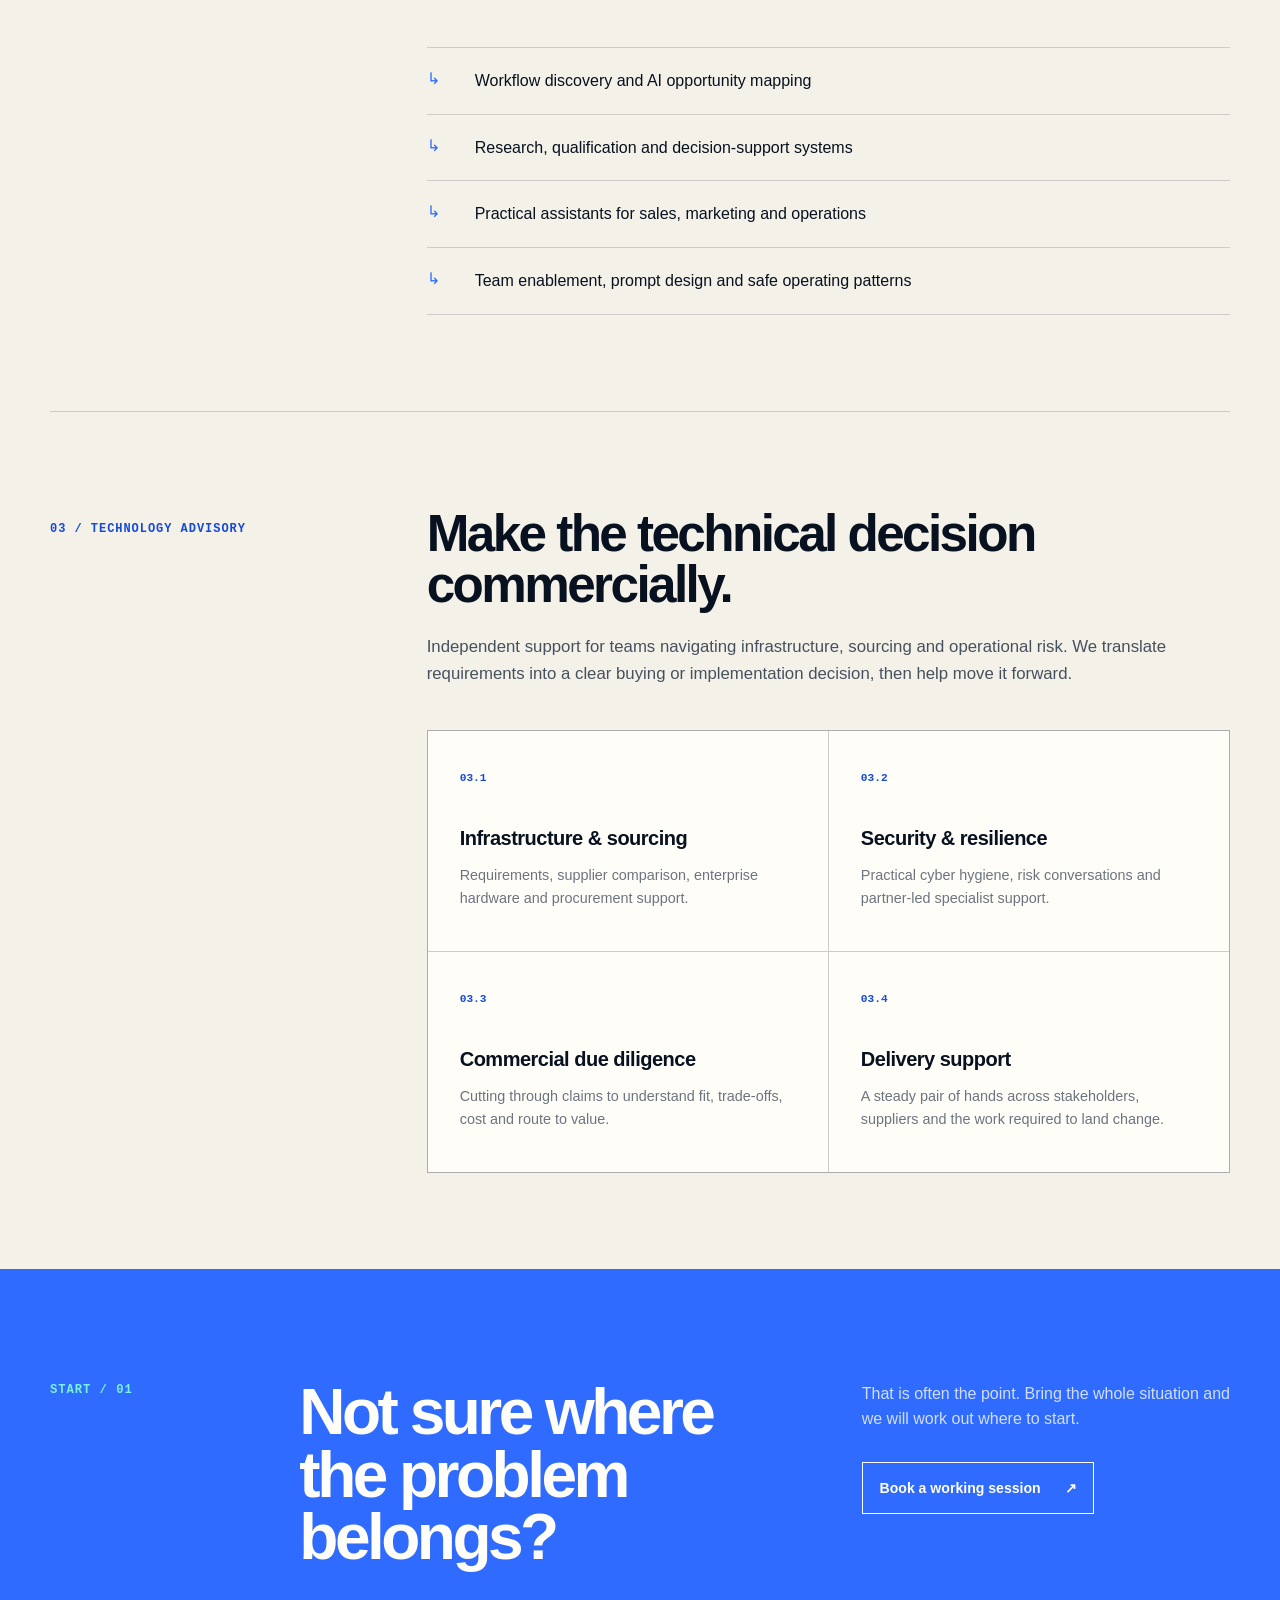
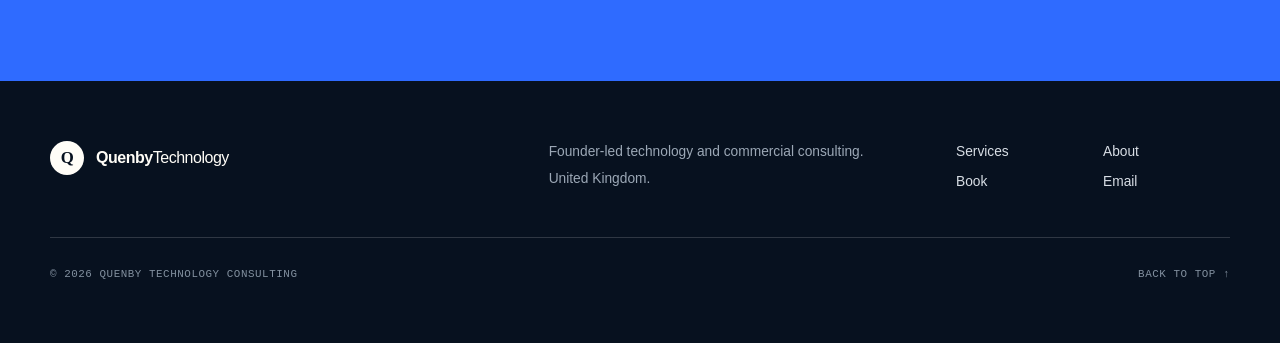
<file: services.html>
<!doctype html>
<html lang="en-GB">
<head>
  <meta charset="utf-8"><meta name="viewport" content="width=device-width, initial-scale=1">
  <title>Services — Quenby Technology</title>
  <meta name="description" content="Go-to-market systems, AI and automation, and independent technology advisory from Quenby Technology.">
  <meta name="theme-color" content="#07111f"><link rel="canonical" href="https://www.quenbytechnology.co.uk/services.html">
  <link rel="icon" type="image/svg+xml" href="favicon.svg"><link rel="stylesheet" href="style.css">
</head>
<body>
  <a class="skip-link" href="#main">Skip to content</a>
  <header class="site-header" data-header><div class="shell nav-shell"><a class="brand" href="index.html" aria-label="Quenby Technology home"><span class="brand-mark" aria-hidden="true">Q</span><span>Quenby<span class="brand-muted">Technology</span></span></a><button class="menu-toggle" type="button" aria-expanded="false" aria-controls="site-nav" data-menu-toggle><span class="sr-only">Toggle navigation</span><span></span><span></span></button><nav class="site-nav" id="site-nav" aria-label="Primary navigation" data-menu><a href="services.html" aria-current="page">Services</a><a href="about.html">About</a><a href="book.html">Book</a><a class="nav-cta" href="mailto:will@quenbytechnology.co.uk">Start a conversation</a></nav></div></header>
  <main id="main">
    <section class="page-hero"><div class="shell page-hero-grid"><div><p class="page-kicker">Services / 2026</p></div><div><h1>Less advice.<br><em>More traction.</em></h1><p class="page-lede">Three connected areas of work for technology businesses that need sharper commercial thinking and practical execution.</p></div></div></section>
    <section class="content-section shell">
      <article class="content-grid" id="growth"><p class="content-label">01 / Go-to-market</p><div class="content-copy"><h2>Build a revenue system your team can run.</h2><p>From a new-market entry to a stalled pipeline, the work starts by making the market legible: who matters, what they care about, how to reach them and what the team should do next.</p><div class="detail-grid"><div class="detail-card"><span>01.1</span><h3>Market &amp; ICP design</h3><p>Segmentation, buying groups, account selection and evidence-led market maps.</p></div><div class="detail-card"><span>01.2</span><h3>Data intelligence</h3><p>Prospecting datasets, enrichment, qualification rules and useful research.</p></div><div class="detail-card"><span>01.3</span><h3>Messaging &amp; outreach</h3><p>Commercial narratives, call structure and multi-channel sequences grounded in the buyer.</p></div><div class="detail-card"><span>01.4</span><h3>Pipeline operations</h3><p>Clear stages, feedback loops, reporting and practical playbooks for consistent execution.</p></div></div></div></article>
      <article class="content-grid" id="ai"><p class="content-label">02 / AI &amp; automation</p><div class="content-copy"><h2>Put intelligence inside the work.</h2><p>AI earns its place when it improves a decision, removes repetitive effort or makes a useful capability available to more people. The focus is adoption and operating value—not novelty.</p><ul class="outcome-list"><li>Workflow discovery and AI opportunity mapping</li><li>Research, qualification and decision-support systems</li><li>Practical assistants for sales, marketing and operations</li><li>Team enablement, prompt design and safe operating patterns</li></ul></div></article>
      <article class="content-grid" id="technology"><p class="content-label">03 / Technology advisory</p><div class="content-copy"><h2>Make the technical decision commercially.</h2><p>Independent support for teams navigating infrastructure, sourcing and operational risk. We translate requirements into a clear buying or implementation decision, then help move it forward.</p><div class="detail-grid"><div class="detail-card"><span>03.1</span><h3>Infrastructure &amp; sourcing</h3><p>Requirements, supplier comparison, enterprise hardware and procurement support.</p></div><div class="detail-card"><span>03.2</span><h3>Security &amp; resilience</h3><p>Practical cyber hygiene, risk conversations and partner-led specialist support.</p></div><div class="detail-card"><span>03.3</span><h3>Commercial due diligence</h3><p>Cutting through claims to understand fit, trade-offs, cost and route to value.</p></div><div class="detail-card"><span>03.4</span><h3>Delivery support</h3><p>A steady pair of hands across stakeholders, suppliers and the work required to land change.</p></div></div></div></article>
    </section>
    <section class="cta-section"><div class="shell cta-inner"><p class="section-index">Start / 01</p><h2>Not sure where the problem belongs?</h2><div><p>That is often the point. Bring the whole situation and we will work out where to start.</p><a class="button button-light" href="book.html">Book a working session <span aria-hidden="true">↗</span></a></div></div></section>
  </main>
  <footer class="site-footer"><div class="shell footer-grid"><div><a class="brand footer-brand" href="index.html"><span class="brand-mark">Q</span><span>Quenby<span class="brand-muted">Technology</span></span></a></div><div><p>Founder-led technology and commercial consulting.</p><p>United Kingdom.</p></div><div class="footer-links"><a href="services.html">Services</a><a href="about.html">About</a><a href="book.html">Book</a><a href="mailto:will@quenbytechnology.co.uk">Email</a></div><div class="footer-meta"><span>© <span data-year>2026</span> Quenby Technology Consulting</span><a href="#main">Back to top ↑</a></div></div></footer>
  <script src="script.js" defer></script>
</body></html>
</file>
<file: style.css>
:root {
  --ink: #07111f; --ink-2: #0c1929; --paper: #f4f1e8; --paper-2: #e8e3d7;
  --white: #fffdf7; --blue: #2f6bff; --blue-dark: #154ad6; --aqua: #79f2dc;
  --muted: #6c7480; --line: rgba(7, 17, 31, .16); --line-dark: rgba(255, 255, 255, .16);
  --shell: min(1180px, calc(100vw - 48px));
  --sans: Inter, ui-sans-serif, -apple-system, BlinkMacSystemFont, "Segoe UI", sans-serif;
  --mono: "SFMono-Regular", Consolas, "Liberation Mono", monospace;
}
* { box-sizing: border-box; }
html { scroll-behavior: smooth; }
body { margin: 0; background: var(--paper); color: var(--ink); font-family: var(--sans); font-size: 16px; line-height: 1.6; -webkit-font-smoothing: antialiased; }
img { display: block; max-width: 100%; }
a { color: inherit; }
button, input, textarea, select { font: inherit; }
::selection { background: var(--aqua); color: var(--ink); }
.shell { width: var(--shell); margin-inline: auto; }
.sr-only { position: absolute; width: 1px; height: 1px; padding: 0; margin: -1px; overflow: hidden; clip: rect(0, 0, 0, 0); white-space: nowrap; border: 0; }
.skip-link { position: fixed; z-index: 100; top: 12px; left: 12px; transform: translateY(-160%); background: var(--white); color: var(--ink); padding: .65rem 1rem; font-weight: 700; }
.skip-link:focus { transform: translateY(0); }

.site-header { position: sticky; z-index: 50; top: 0; background: rgba(244, 241, 232, .92); border-bottom: 1px solid transparent; backdrop-filter: blur(18px); transition: border-color .2s ease, background .2s ease; }
.site-header.is-scrolled { border-color: var(--line); background: rgba(244, 241, 232, .98); }
.nav-shell { min-height: 82px; display: flex; align-items: center; justify-content: space-between; gap: 32px; }
.brand { display: inline-flex; align-items: center; gap: 12px; text-decoration: none; font-size: 1rem; font-weight: 820; letter-spacing: -.03em; }
.brand-mark { display: grid; place-items: center; width: 34px; height: 34px; border-radius: 50%; background: var(--ink); color: var(--white); font-family: Georgia, serif; font-size: 1.05rem; }
.brand-muted { font-weight: 500; }
.site-nav { display: flex; align-items: center; gap: 30px; font-size: .9rem; font-weight: 680; }
.site-nav a { text-decoration: none; }
.site-nav a:not(.nav-cta):hover { color: var(--blue-dark); }
.nav-cta { padding: .72rem 1rem; background: var(--ink); color: var(--white); border: 1px solid var(--ink); }
.nav-cta:hover { background: var(--blue); border-color: var(--blue); }
.menu-toggle { display: none; border: 0; background: none; padding: 12px 0 12px 12px; }
.menu-toggle span:not(.sr-only) { display: block; width: 25px; height: 2px; margin: 6px 0; background: var(--ink); }

.hero { min-height: calc(100svh - 82px); display: grid; grid-template-columns: 1.08fr .92fr; gap: 44px; align-items: stretch; padding-block: 48px 64px; }
.hero-copy { display: flex; flex-direction: column; justify-content: center; padding-right: 3vw; }
.eyebrow, .section-index { margin: 0 0 28px; display: flex; gap: 22px; align-items: center; color: var(--blue-dark); font-family: var(--mono); font-size: .76rem; font-weight: 700; letter-spacing: .08em; text-transform: uppercase; }
.eyebrow span + span::before { content: ""; display: inline-block; width: 34px; height: 1px; margin-right: 22px; background: currentColor; vertical-align: middle; }
.hero h1 { max-width: 760px; margin: 0; font-size: clamp(3.4rem, 6.6vw, 7rem); line-height: .91; letter-spacing: -.075em; font-weight: 800; }
.hero h1 em { display: block; color: var(--blue); font-family: Georgia, "Times New Roman", serif; font-weight: 500; letter-spacing: -.06em; }
.hero-lede { max-width: 690px; margin: 34px 0 0; color: #394554; font-size: clamp(1.08rem, 1.55vw, 1.32rem); line-height: 1.55; }
.button-row { display: flex; align-items: center; flex-wrap: wrap; gap: 12px; margin-top: 36px; }
.button { display: inline-flex; align-items: center; justify-content: space-between; gap: 24px; min-height: 52px; padding: .82rem 1.05rem; border: 1px solid var(--ink); text-decoration: none; font-size: .88rem; font-weight: 780; transition: transform .18s ease, background .18s ease, color .18s ease; }
.button:hover { transform: translateY(-2px); }
.button-primary { background: var(--ink); color: var(--white); }
.button-primary:hover { background: var(--blue); border-color: var(--blue); }
.button-quiet { border-color: transparent; }
.button-quiet:hover { border-color: var(--ink); }
.button-light { border-color: var(--white); color: var(--white); }
.button-light:hover { background: var(--white); color: var(--ink); }
.hero-proof { margin: 58px 0 0; display: grid; grid-template-columns: repeat(3, 1fr); border-top: 1px solid var(--line); }
.hero-proof div { padding: 18px 16px 0 0; }
.hero-proof div + div { padding-left: 16px; border-left: 1px solid var(--line); }
.hero-proof dt { font-family: var(--mono); font-size: .7rem; font-weight: 800; letter-spacing: .08em; text-transform: uppercase; }
.hero-proof dd { margin: 4px 0 0; color: var(--muted); font-size: .78rem; line-height: 1.35; }
.hero-visual { position: relative; min-height: 640px; overflow: hidden; background: var(--ink); }
.hero-visual::after { content: ""; position: absolute; inset: 0; background: linear-gradient(180deg, rgba(7,17,31,.05) 20%, rgba(7,17,31,.82) 100%); }
.hero-visual img { width: 100%; height: 100%; object-fit: cover; filter: saturate(.72) contrast(1.08); }
.visual-grid { position: absolute; z-index: 2; inset: 0; opacity: .24; background-image: linear-gradient(rgba(121,242,220,.25) 1px, transparent 1px), linear-gradient(90deg, rgba(121,242,220,.25) 1px, transparent 1px); background-size: 72px 72px; }
.visual-label { position: absolute; z-index: 3; left: 26px; right: 26px; bottom: 24px; display: flex; justify-content: space-between; gap: 20px; color: var(--white); font-family: var(--mono); font-size: .68rem; letter-spacing: .06em; text-transform: uppercase; }
.signal-band { overflow: hidden; background: var(--blue); color: var(--white); }
.signal-track { min-height: 52px; display: flex; justify-content: center; align-items: center; gap: 25px; white-space: nowrap; font-family: var(--mono); font-size: .72rem; font-weight: 700; letter-spacing: .08em; text-transform: uppercase; }
.signal-track i { width: 5px; height: 5px; background: var(--aqua); border-radius: 50%; }

.section { padding-block: 128px; }
.section-intro { display: grid; grid-template-columns: .62fr 1.38fr; gap: 72px; padding-bottom: 64px; border-bottom: 1px solid var(--line); }
.section-intro h2, .method-heading h2, .cta-inner h2 { margin: 0; max-width: 900px; font-size: clamp(2.55rem, 5vw, 5.2rem); line-height: .98; letter-spacing: -.055em; }
.section-intro > div > p { max-width: 720px; margin: 28px 0 0; color: #46515f; font-size: 1.12rem; }
.service-list { border-bottom: 1px solid var(--line); }
.service-row { display: grid; grid-template-columns: 90px 1fr 50px; align-items: center; gap: 24px; padding: 34px 0; border-bottom: 1px solid var(--line); text-decoration: none; transition: color .18s ease, padding .18s ease; }
.service-row:last-child { border-bottom: 0; }
.service-row:hover { color: var(--blue-dark); padding-left: 10px; }
.service-number { font-family: var(--mono); font-size: .72rem; font-weight: 800; }
.service-main { display: grid; grid-template-columns: minmax(220px, .75fr) 1.25fr; align-items: center; gap: 24px; }
.service-main strong { font-size: clamp(1.25rem, 2vw, 1.9rem); letter-spacing: -.03em; }
.service-main small { color: var(--muted); font-size: .92rem; }
.service-arrow { text-align: right; font-size: 1.4rem; }
.section-dark { padding-block: 128px; background: var(--ink); color: var(--white); }
.method-grid { display: grid; grid-template-columns: .84fr 1.16fr; gap: 10vw; }
.method-heading { position: sticky; top: 120px; align-self: start; }
.method-heading .section-index { color: var(--aqua); }
.method-heading p:last-child { max-width: 450px; margin-top: 28px; color: #aeb8c4; }
.method-steps { list-style: none; margin: 0; padding: 0; border-top: 1px solid var(--line-dark); }
.method-steps li { display: grid; grid-template-columns: 70px 1fr; gap: 28px; padding: 40px 0 48px; border-bottom: 1px solid var(--line-dark); }
.method-steps li > span { color: var(--aqua); font-family: var(--mono); font-size: .72rem; font-weight: 800; }
.method-steps h3 { margin: 0; font-size: 1.55rem; letter-spacing: -.025em; }
.method-steps p { max-width: 560px; margin: 12px 0 0; color: #aeb8c4; }
.founder-section { display: grid; grid-template-columns: 1.35fr .65fr; gap: 0; align-items: stretch; }
.founder-card { padding: 64px; background: var(--white); border: 1px solid var(--line); }
.founder-card blockquote { max-width: 900px; margin: 0; font-family: Georgia, "Times New Roman", serif; font-size: clamp(2.25rem, 4.4vw, 4.6rem); line-height: 1.04; letter-spacing: -.04em; }
.founder-card > p:not(.section-index) { max-width: 760px; margin: 34px 0 0; color: #46515f; font-size: 1.05rem; }
.text-link { display: inline-flex; gap: 18px; margin-top: 28px; color: var(--blue-dark); font-weight: 800; text-decoration: none; border-bottom: 1px solid currentColor; }
.founder-aside { min-height: 480px; display: flex; flex-direction: column; justify-content: space-between; padding: 44px; background: var(--blue); color: var(--white); }
.monogram { font-family: Georgia, serif; font-size: clamp(6rem, 12vw, 12rem); line-height: .8; letter-spacing: -.12em; color: var(--aqua); }
.founder-aside div { display: flex; flex-direction: column; }
.founder-aside small { color: rgba(255,255,255,.7); }
.cta-section { padding-block: 112px; background: var(--blue); color: var(--white); }
.cta-inner { display: grid; grid-template-columns: .42fr 1.1fr .8fr; gap: 56px; align-items: start; }
.cta-inner .section-index { color: var(--aqua); }
.cta-inner > div > p { margin: 0 0 30px; max-width: 500px; color: rgba(255,255,255,.78); }

.site-footer { padding-block: 60px; background: var(--ink); color: var(--white); }
.footer-grid { display: grid; grid-template-columns: 1.25fr 1fr .75fr; gap: 42px; }
.footer-brand .brand-mark { background: var(--white); color: var(--ink); }
.footer-grid p { margin: 0 0 5px; color: #9ca8b6; font-size: .86rem; }
.footer-links { display: grid; grid-template-columns: 1fr 1fr; gap: 8px 20px; align-content: start; }
.footer-links a { color: #d8dee5; font-size: .86rem; text-decoration: none; }
.footer-links a:hover { color: var(--aqua); }
.footer-meta { grid-column: 1 / -1; display: flex; justify-content: space-between; gap: 24px; padding-top: 28px; border-top: 1px solid var(--line-dark); color: #82909f; font-family: var(--mono); font-size: .68rem; text-transform: uppercase; letter-spacing: .05em; }
.footer-meta a { text-decoration: none; }

.page-hero { padding: 94px 0 76px; border-bottom: 1px solid var(--line); }
.page-hero-grid { display: grid; grid-template-columns: .72fr 1.28fr; gap: 72px; align-items: end; }
.page-hero h1 { margin: 0; max-width: 900px; font-size: clamp(3.7rem, 7.8vw, 8.4rem); line-height: .88; letter-spacing: -.075em; }
.page-hero h1 em { color: var(--blue); font-family: Georgia, serif; font-weight: 500; }
.page-lede { max-width: 720px; margin: 30px 0 0; color: #46515f; font-size: 1.2rem; }
.page-kicker { color: var(--blue-dark); font-family: var(--mono); font-size: .75rem; font-weight: 800; letter-spacing: .08em; text-transform: uppercase; }
.content-section { padding-block: 96px; }
.content-grid { display: grid; grid-template-columns: .55fr 1.45fr; gap: 72px; }
.content-grid + .content-grid { margin-top: 96px; padding-top: 96px; border-top: 1px solid var(--line); }
.content-label { color: var(--blue-dark); font-family: var(--mono); font-size: .75rem; font-weight: 800; letter-spacing: .08em; text-transform: uppercase; }
.content-copy h2 { margin: 0; max-width: 820px; font-size: clamp(2.2rem, 4vw, 4.2rem); line-height: 1; letter-spacing: -.05em; }
.content-copy > p { max-width: 760px; margin: 24px 0 0; color: #46515f; font-size: 1.05rem; }
.detail-grid { display: grid; grid-template-columns: repeat(2, 1fr); gap: 1px; margin-top: 42px; background: var(--line); border: 1px solid var(--line); }
.detail-card { min-height: 220px; padding: 32px; background: var(--white); }
.detail-card span { color: var(--blue-dark); font-family: var(--mono); font-size: .7rem; font-weight: 800; }
.detail-card h3 { margin: 34px 0 10px; font-size: 1.25rem; letter-spacing: -.025em; }
.detail-card p { margin: 0; color: var(--muted); font-size: .9rem; }
.outcome-list { list-style: none; margin: 42px 0 0; padding: 0; border-top: 1px solid var(--line); }
.outcome-list li { display: grid; grid-template-columns: 32px 1fr; gap: 16px; padding: 20px 0; border-bottom: 1px solid var(--line); }
.outcome-list li::before { content: "↳"; color: var(--blue); font-family: var(--mono); }
.note-panel { padding: 42px; background: var(--ink); color: var(--white); }
.note-panel h3 { margin: 0; font-size: 1.6rem; }
.note-panel p { color: #acb7c3; }
.bio-grid { display: grid; grid-template-columns: .85fr 1.15fr; gap: 80px; align-items: start; }
.bio-visual { position: sticky; top: 120px; min-height: 620px; padding: 42px; display: flex; flex-direction: column; justify-content: space-between; background: var(--blue); color: var(--white); overflow: hidden; }
.bio-visual::before { content: "WQ"; position: absolute; right: -28px; top: 80px; color: rgba(121,242,220,.18); font-family: Georgia, serif; font-size: 15rem; line-height: .8; letter-spacing: -.12em; }
.bio-visual > * { position: relative; z-index: 1; }
.bio-visual blockquote { margin: auto 0 0; font-family: Georgia, serif; font-size: 2.4rem; line-height: 1.08; letter-spacing: -.035em; }
.bio-copy > p:first-child { margin-top: 0; font-size: 1.35rem; color: var(--ink); }
.bio-copy p { color: #46515f; }
.principles { margin-top: 48px; }
.principle { display: grid; grid-template-columns: 44px 1fr; gap: 20px; padding: 24px 0; border-top: 1px solid var(--line); }
.principle:last-child { border-bottom: 1px solid var(--line); }
.principle span { color: var(--blue-dark); font-family: var(--mono); font-size: .72rem; font-weight: 800; }
.principle h3 { margin: 0 0 6px; font-size: 1.15rem; }
.principle p { margin: 0; font-size: .9rem; }
.booking-grid { display: grid; grid-template-columns: 1fr 1fr; gap: 24px; margin-top: 48px; }
.booking-card { display: flex; flex-direction: column; min-height: 330px; padding: 38px; background: var(--white); border: 1px solid var(--line); }
.booking-card.featured { background: var(--ink); color: var(--white); }
.booking-card .card-label { font-family: var(--mono); font-size: .72rem; font-weight: 800; text-transform: uppercase; letter-spacing: .08em; color: var(--blue-dark); }
.booking-card.featured .card-label { color: var(--aqua); }
.booking-card h2 { margin: 36px 0 14px; font-size: 2rem; letter-spacing: -.04em; }
.booking-card p { margin: 0; color: var(--muted); }
.booking-card.featured p { color: #abb7c3; }
.booking-card .button { margin-top: auto; align-self: flex-start; }
.session-list { display: grid; grid-template-columns: repeat(3, 1fr); gap: 1px; margin-top: 28px; background: var(--line); border: 1px solid var(--line); }
.session-link { display: flex; flex-direction: column; gap: 22px; padding: 24px; background: var(--paper); text-decoration: none; }
.session-link:hover { background: var(--white); }
.session-link strong { font-size: 1.08rem; }
.session-link span { color: var(--blue-dark); font-family: var(--mono); font-size: .74rem; font-weight: 800; }

@media (max-width: 900px) {
  :root { --shell: min(100% - 32px, 720px); }
  .nav-shell { min-height: 70px; }
  .menu-toggle { display: block; }
  .site-nav { position: absolute; inset: 70px 0 auto; display: none; flex-direction: column; align-items: stretch; gap: 0; padding: 16px; background: var(--paper); border-bottom: 1px solid var(--line); }
  .site-nav.is-open { display: flex; }
  .site-nav a { padding: 14px 8px; }
  .nav-cta { margin-top: 8px; text-align: center; }
  .hero { min-height: auto; grid-template-columns: 1fr; gap: 48px; padding-block: 60px 52px; }
  .hero-copy { padding-right: 0; }
  .hero h1 { font-size: clamp(3.6rem, 13vw, 6.8rem); }
  .hero-visual { min-height: 560px; }
  .signal-track { justify-content: flex-start; padding-inline: 18px; overflow: hidden; }
  .section, .section-dark { padding-block: 88px; }
  .section-intro, .page-hero-grid, .content-grid, .method-grid, .founder-section, .cta-inner, .bio-grid { grid-template-columns: 1fr; gap: 38px; }
  .section-intro { padding-bottom: 48px; }
  .service-main { grid-template-columns: 1fr; gap: 6px; }
  .method-heading, .bio-visual { position: static; }
  .founder-card { padding: 42px; }
  .founder-aside { min-height: 360px; }
  .footer-grid { grid-template-columns: 1fr 1fr; }
  .page-hero { padding-block: 68px 54px; }
  .page-hero h1 { font-size: clamp(4rem, 14vw, 7rem); }
  .content-grid + .content-grid { margin-top: 72px; padding-top: 72px; }
  .booking-grid { grid-template-columns: 1fr; }
}
@media (max-width: 600px) {
  .brand { font-size: .92rem; }
  .hero h1 { font-size: clamp(3.2rem, 16vw, 5rem); }
  .hero-lede { margin-top: 26px; font-size: 1rem; }
  .button-row { align-items: stretch; }
  .button-row .button { width: 100%; }
  .hero-proof { grid-template-columns: 1fr; margin-top: 42px; }
  .hero-proof div { padding: 14px 0; border-bottom: 1px solid var(--line); }
  .hero-proof div + div { padding-left: 0; border-left: 0; }
  .hero-visual { min-height: 460px; }
  .section, .section-dark { padding-block: 68px; }
  .section-intro h2, .method-heading h2, .cta-inner h2 { font-size: 2.65rem; }
  .service-row { grid-template-columns: 38px 1fr 24px; gap: 12px; padding-block: 26px; }
  .service-main strong { font-size: 1.15rem; }
  .founder-card { padding: 30px 24px; }
  .founder-aside { min-height: 280px; padding: 30px 24px; }
  .cta-section { padding-block: 76px; }
  .footer-grid { grid-template-columns: 1fr; }
  .footer-meta { flex-direction: column; }
  .detail-grid, .session-list { grid-template-columns: 1fr; }
  .detail-card { min-height: auto; }
  .bio-visual { min-height: 460px; }
  .booking-card { padding: 30px 24px; }
}
@media (prefers-reduced-motion: reduce) {
  html { scroll-behavior: auto; }
  *, *::before, *::after { transition-duration: .01ms !important; animation-duration: .01ms !important; }
}
</file>
